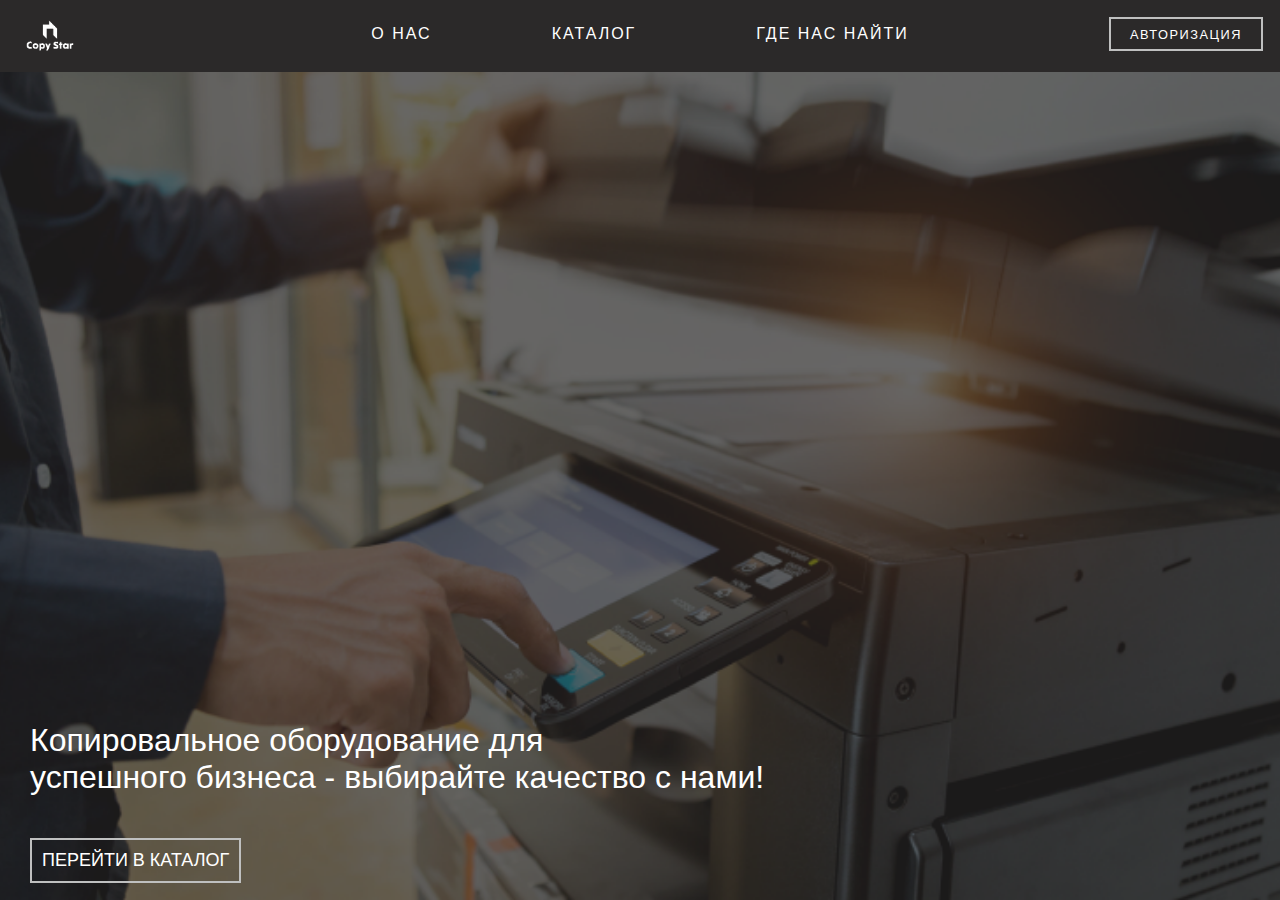
<file: index.html>
<!DOCTYPE html>
<html lang="en">
<head>
    <meta charset="UTF-8">
    <meta name="viewport" content="width=device-width, initial-scale=1.0">
    <title>Copy Star</title>
    <link rel="stylesheet" href="style.css">
</head>
<body>
    <div class="fon">
        <a href="main.html"><img src="img/logo-white.png" class="logo" alt="logo"></a>
            <div class="text">
                <a href="about-us.html"><div class="btn-12">О НАС</div></a>
                <a href="catalog.html"><div class="btn-12">КАТАЛОГ</div></a>
                <a href="where.html"><div class="btn-12">ГДЕ НАС НАЙТИ</div></a>
                <a href="autoreg.html"><div class="reg reg-2">Авторизация</div></a>
            </div>
    </div>
    <div class="catalog-text"><p>Копировальное оборудование для <br>успешного бизнеса - выбирайте качество с нами!</p></div>
    <div class="ct">
        <div class="catalog">
            <a href="catalog.html" style="text-decoration: none; color: rgb(255, 255, 255);">ПЕРЕЙТИ В КАТАЛОГ</a>
        </div>
    </div>
</body>
</html>
</file>
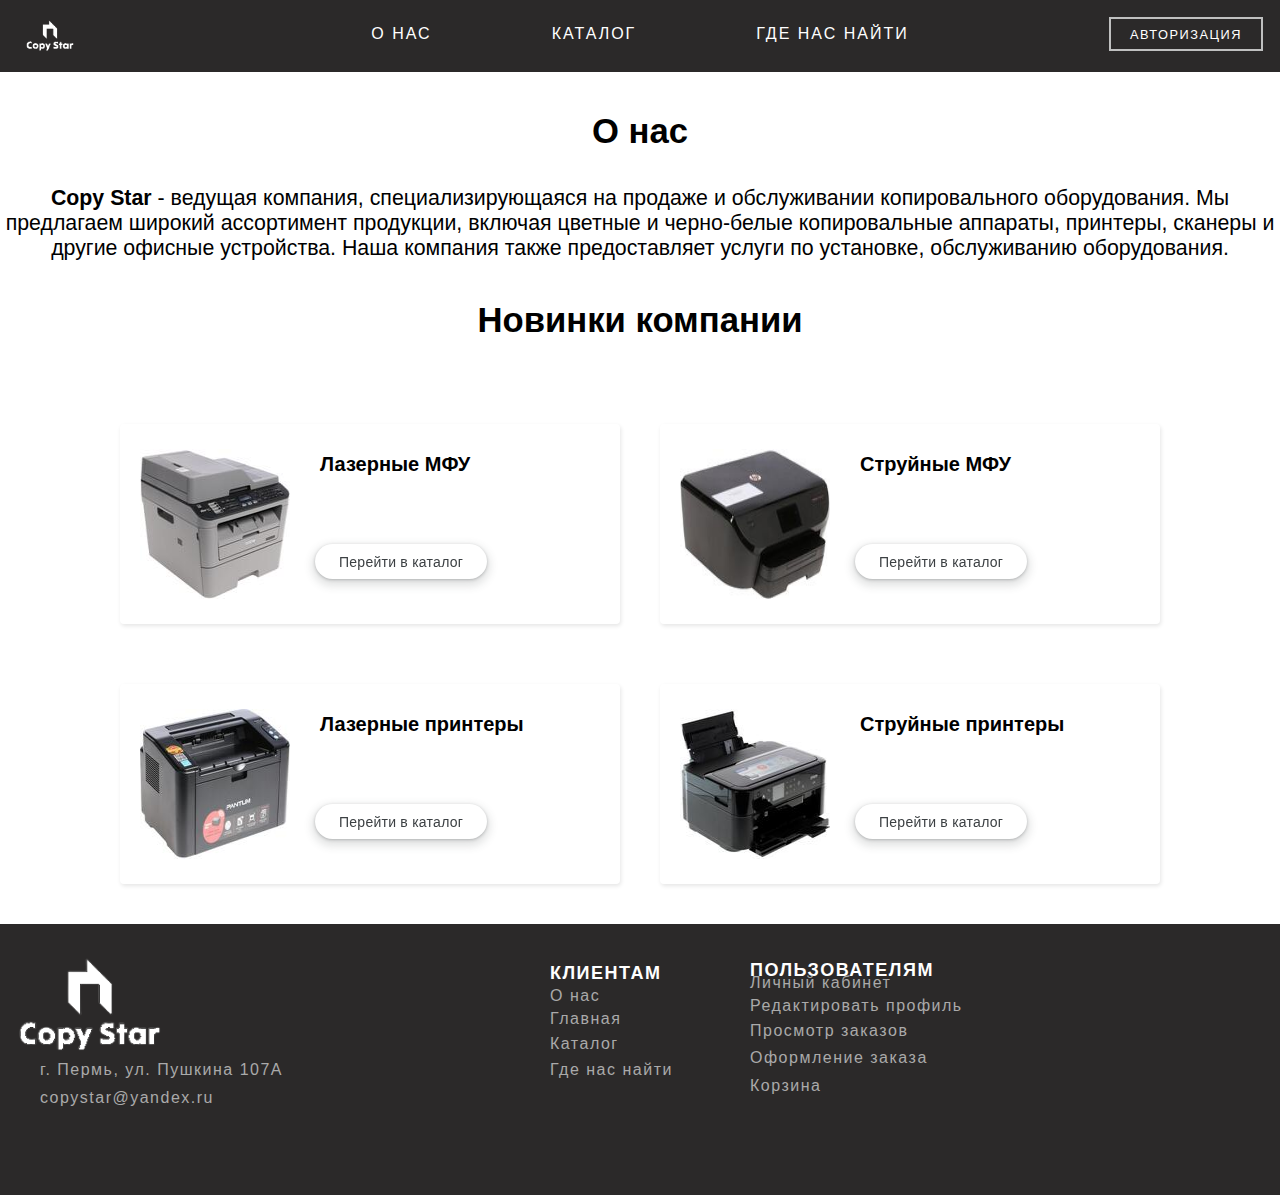
<file: about-us.html>
<!DOCTYPE html>
<html lang="en">
<head>
    <meta charset="UTF-8">
    <meta name="viewport" content="width=device-width, initial-scale=1.0">
    <title>О нас</title>
    <link rel="stylesheet" href="style2.css">
    <link rel="stylesheet" href="slyder.css">
</head>
<body class="main">
    <div class="fon">
        <a href="index.html"><img src="img/logo-white.png" class="logo" alt="logo"></a>
            <div class="text">
                <a href="about-us.html"><div class="btn-12">О НАС</div></a>
                <a href="catalog.html"><div class="btn-12">КАТАЛОГ</div></a>
                <a href="where.html"><div class="btn-12">ГДЕ НАС НАЙТИ</div></a>
                <a href="autoreg.html"><div class="reg reg-2">Авторизация</div></a>
            </div>
        </div>

    <P style="font-size: 26pt; font-family: 'Segoe UI', Tahoma, Geneva, Verdana, sans-serif; margin-top: 40px; text-align: center; color:rgb(0, 0, 0)"><b>О нас</b></P>
    <p style="font-size: 16pt; font-family: 'Segoe UI', Tahoma, Geneva, Verdana, sans-serif; text-align: center; color:rgb(0, 0, 0)"><b>Copy Star</b> - ведущая компания, специализирующаяся на продаже и обслуживании копировального оборудования. Мы предлагаем широкий ассортимент продукции, включая цветные и черно-белые копировальные аппараты, принтеры, сканеры и другие офисные устройства. Наша компания также предоставляет услуги по установке, обслуживанию оборудования.</p>
    <P style="font-size: 26pt; font-family: 'Segoe UI', Tahoma, Geneva, Verdana, sans-serif; margin-top: 40px; text-align: center; color:rgb(0, 0, 0)"><b>Новинки компании</b></P>
    <div>
        <img src="img/copy-star.png" class="copy-star">
        <div class="cards">
            <div class="card1">
                <p class="text-card"><b>Лазерные МФУ</b></p>
                <img src="img/mfu1.jpg" class="image1">
                <button class="button-17" role="button">Перейти в каталог</button>
            </div>
            <div class="card2">
                <p class="text-card"><b>Струйные МФУ</b></p>
                <img src="img/mfu2.jpg" class="image1">
                <button class="button-17" role="button">Перейти в каталог</button>
            </div>
        </div>
        <div class="cards2">
            <div class="card3">
                <p class="text-card"><b>Лазерные принтеры</b></p>
                <img src="img/mfu3.jpg" class="image1">
                <button class="button-17" role="button">Перейти в каталог</button>
            </div>
            <div class="card4">
                <p class="text-card"><b>Струйные принтеры</b></p>
                <img src="img/mfu4.jpg" class="image1">
                <button class="button-17" role="button">Перейти в каталог</button>
            </div>
        </div>
    </div>
    <div class="podval">
        <img src="img/logo-white.png" class="logopod">
        <a class="textpod client"><b>КЛИЕНТАМ</b></a>
        <a class="textpod user"></aa><b>ПОЛЬЗОВАТЕЛЯМ</b></a>
        <a class="textpod2 adress">г. Пермь, ул. Пушкина 107А</a>
        <a class="textpod2 mail">copystar@yandex.ru</a>
        <a class="textpod2 client1" href="about-us.html">О нас</a>
        <a class="textpod2 client2" href="index.html">Главная</a>
        <a class="textpod2 client3" href="katalog.htmnl">Каталог</a>
        <a class="textpod2 client4" href="where.html">Где нас найти</a>
        <a class="textpod2 user1" href="lk.html">Личный кабинет</a>
        <a class="textpod2 user2" href="">Редактировать профиль</a>
        <a class="textpod2 user3" href="">Просмотр заказов</a>
        <a class="textpod2 user4" href="zakaz.html">Оформление заказа</a>
        <a class="textpod2 user5" href="korzina.html">Корзина</a>
    </div>
</body>
</html>
</file>
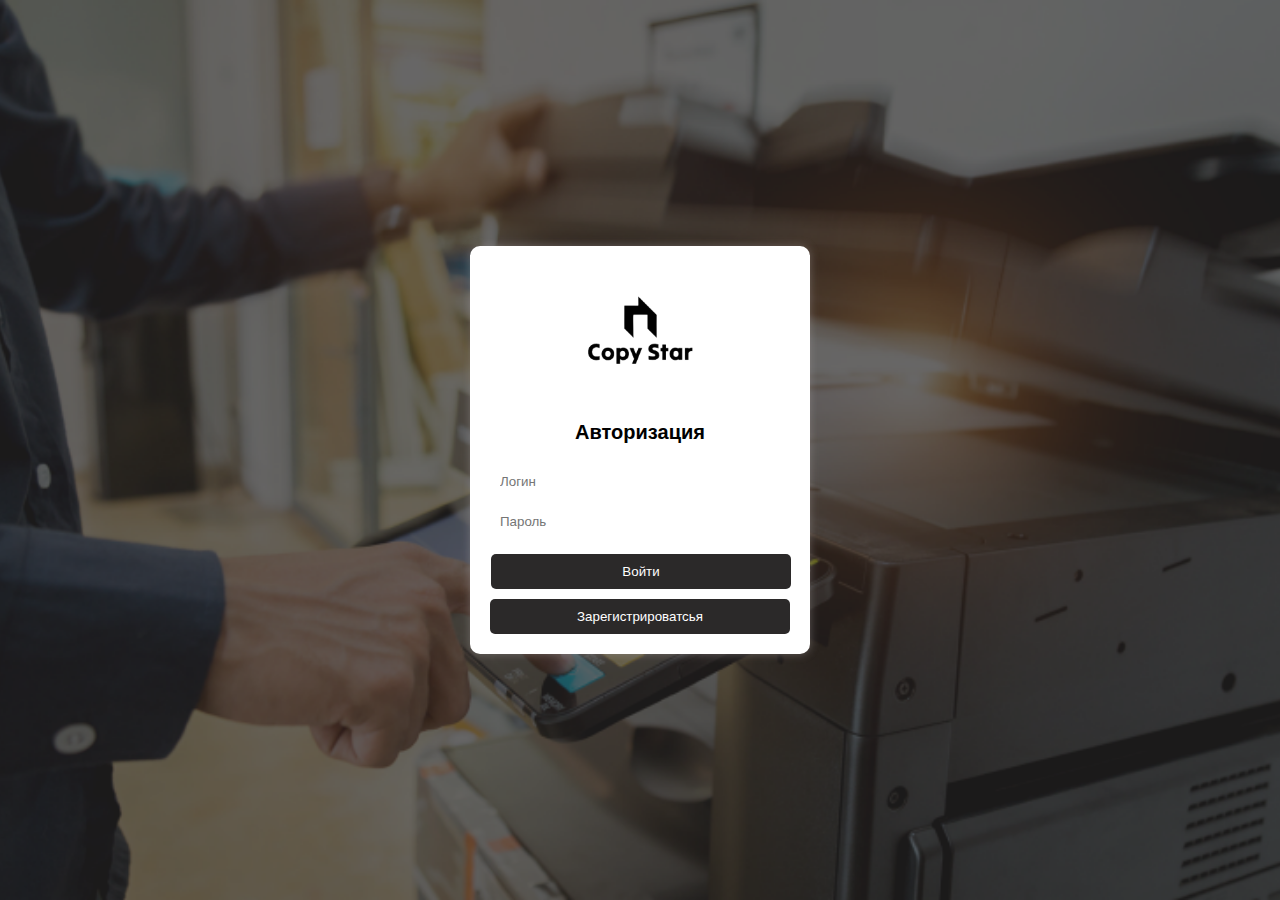
<file: autoreg.html>
<!DOCTYPE html>
<html lang="en">
<head>
    <meta charset="UTF-8">
    <meta http-equiv="X-UA-Compatible" content="IE=edge">
    <meta name="viewport" content="width=device-width, initial-scale=1.0">
    <title>Document</title>
    <link rel="stylesheet" href="style-reg.css">
</head>
<body>
    <form>
        <div class="logot"> <img src="img/logo-black.png" class="logo"></div>
        <p class="reg-text"><b>Авторизация</b></p>
        <input type="text" placeholder="Логин">
        <input type="text" placeholder="Пароль">
        <a href="lk.html"><input type="button" value="Войти" style="margin: 10px; margin-left: 1px;" onclick="openFile()"></a>
        <a href="registration.html"><input type="button" value="Зарегистрироватсья" onclick="openFile()"></a>
    </form>
</body>
</html>
</file>
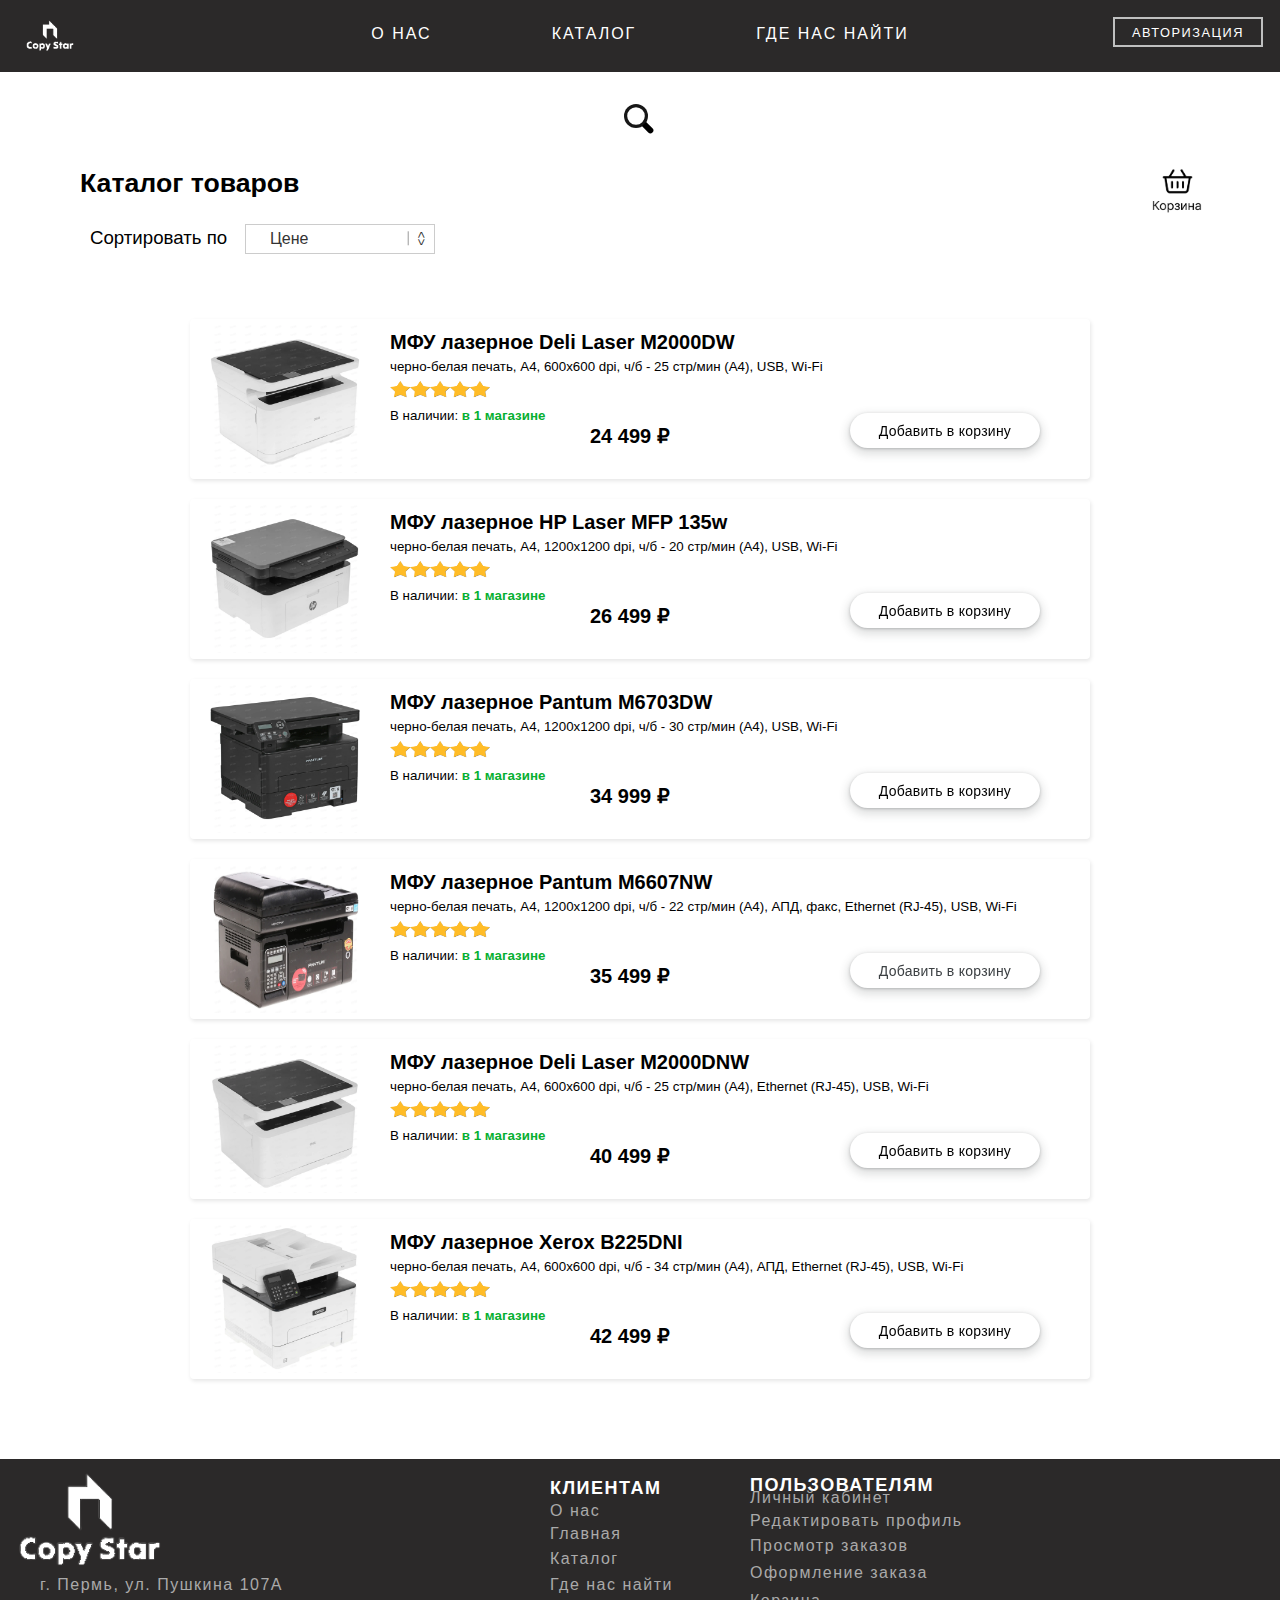
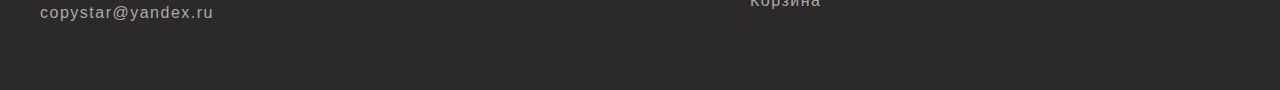
<file: catalog.html>
<!DOCTYPE html>
<html lang="en">
<head>
    <meta charset="UTF-8">
    <meta http-equiv="X-UA-Compatible" content="IE=edge">
    <meta name="viewport" content="width=device-width, initial-scale=1.0">
    <title>Каталог товаров</title>
    <link rel="stylesheet" href="style3.css">
    <link rel="stylesheet" href="catalog.css">
</head>
<body>

    <div class="fon">
        <a href="index.html"><img src="img/logo-white.png" class="logo" alt="logo"></a>
            <div class="text">
                <a href="about-us.html"><div class="btn-12">О НАС</div></a>
                <a href="catalog.html"><div class="btn-12">КАТАЛОГ</div></a>
                <a href="where.html"><div class="btn-12">ГДЕ НАС НАЙТИ</div></a>
                <a href="autoreg.html"><div class="reg reg-2">Авторизация</div></a>
            </div>
    </div>

    <form action="" class="search-bar">
        <input type="search" name="search" pattern=".*\S.*" required>
        <button class="search-btn" type="submit">
            <span>Search</span>
        </button>
    </form>

        <p class="ktg"><b>Каталог товаров</b></p>  
        <a href="korzina.html"><img src="img/korzina.png" class="korzina"></a>  

    <p class="sort">Сортировать по</p>
        
    <div class="selectdiv">
        <label>
            <select>
                <option selected> Цене </option>
                <option>Году производства</option>
                <option>Наименованию</option>
            </select>
        </label>
    </div>        

    <div class="cards">
        <div class="card1">
            <a class="text-card" href="tovar.html" style="text-decoration: none; color: black;"><b>МФУ лазерное Deli Laser M2000DW</b></a>
            <p class="txt">черно-белая печать, A4, 600x600 dpi, ч/б - 25 стр/мин (А4), USB, Wi-Fi</p>
            <img src="img/5.png" class="zvezd">
            <p class="price"><b>24 499 ₽</b></p>
            <P class="where">В наличии: <a href="where.html" style="text-decoration: none; color: rgb(6, 175, 49);"><b>в 1 магазине</b></a></P>
            <img src="img/catalog1.jpg" class="image1">
            <button class="button-17" role="button"><a href="korzina.html" style="text-decoration: none; color: black;">Добавить в корзину</button>
        </div>
        <div class="card2">
            <a class="text-card"><b>МФУ лазерное HP Laser MFP 135w</b></a>
            <p class="txt">черно-белая печать, A4, 1200x1200 dpi, ч/б - 20 стр/мин (А4), USB, Wi-Fi</p>
            <img src="img/5.png" class="zvezd">
            <p class="price"><b>26 499 ₽</b></p>
            <P class="where">В наличии: <a href="where.html" style="text-decoration: none; color: rgb(6, 175, 49);"><b>в 1 магазине</b></a></P>
            <img src="img/catalog2.jpg" class="image1">
            <button class="button-17" role="button"><a href="korzina.html" style="text-decoration: none; color: black;">Добавить в корзину</button>
        </div>
        <div class="card3">
            <a class="text-card" href="tovar2.html" style="text-decoration: none; color: black;"><b>МФУ лазерное Pantum M6703DW</b></a>
            <p class="txt">черно-белая печать, A4, 1200x1200 dpi, ч/б - 30 стр/мин (А4), USB, Wi-Fi</p>
            <img src="img/5.png" class="zvezd">
            <p class="price"><b>34 999 ₽</b></p>
            <P class="where">В наличии: <a href="where.html" style="text-decoration: none; color: rgb(6, 175, 49);"><b>в 1 магазине</b></a></P>
            <img src="img/catalog3.jpg" class="image1">
            <button class="button-17" role="button"><a href="korzina.html" style="text-decoration: none; color: black;">Добавить в корзину</button>
        </div>
        <div class="card4">
            <a class="text-card"><b>МФУ лазерное Pantum M6607NW</b></a>
            <p class="txt">черно-белая печать, A4, 1200x1200 dpi, ч/б - 22 стр/мин (А4), АПД, факс, Ethernet (RJ-45), USB, Wi-Fi </p>
            <img src="img/5.png" class="zvezd">
            <p class="price"><b>35 499 ₽</b></p>
            <P class="where">В наличии: <a href="where.html" style="text-decoration: none; color: rgb(6, 175, 49);"><b>в 1 магазине</b></a></P>
            <img src="img/catalog4.jpg" class="image1">
            <button class="button-17" role="button"><a href="korzina.html" style="text-decoration: none; color: black;"></a>Добавить в корзину</button>
        </div>
        <div class="card5">
            <a class="text-card" href="tovar3.html" style="text-decoration: none; color: black;"><b>МФУ лазерное Deli Laser M2000DNW</b></a>
            <p class="txt">черно-белая печать, A4, 600x600 dpi, ч/б - 25 стр/мин (А4), Ethernet (RJ-45), USB, Wi-Fi</p>
            <img src="img/5.png" class="zvezd">
            <p class="price"><b>40 499 ₽</b></p>
            <P class="where">В наличии: <a href="where.html" style="text-decoration: none; color: rgb(6, 175, 49);"><b>в 1 магазине</b></a></P>
            <img src="img/catalog5.jpg" class="image1">
            <button class="button-17" role="button"><a href="korzina.html" style="text-decoration: none; color: black;">Добавить в корзину</button>
        </div>
        <div class="card6">
            <a class="text-card"><b>МФУ лазерное Xerox B225DNI</b></a>
            <p class="txt">черно-белая печать, A4, 600x600 dpi, ч/б - 34 стр/мин (А4), АПД, Ethernet (RJ-45), USB, Wi-Fi</p>
            <img src="img/5.png" class="zvezd">
            <p class="price"><b>42 499 ₽</b></p>
            <P class="where">В наличии: <a href="where.html" style="text-decoration: none; color: rgb(6, 175, 49);"><b>в 1 магазине</b></a></P>
            <img src="img/catalog6.jpg" class="image1">
            <button class="button-17" role="button"><a href="korzina.html" style="text-decoration: none; color: black;">Добавить в корзину</button>
        </div>
    </div>

    <div class="podval" style="margin-top: 100px;">
        <img src="img/logo-white.png" class="logopod">
        <a class="textpod client"><b>КЛИЕНТАМ</b></a>
        <a class="textpod user"></aa><b>ПОЛЬЗОВАТЕЛЯМ</b></a>
        <a class="textpod2 adress">г. Пермь, ул. Пушкина 107А</a>
        <a class="textpod2 mail">copystar@yandex.ru</a>
        <a class="textpod2 client1" href="about-us.html">О нас</a>
        <a class="textpod2 client2" href="index.html">Главная</a>
        <a class="textpod2 client3" href="katalog.htmnl">Каталог</a>
        <a class="textpod2 client4" href="where.html">Где нас найти</a>
        <a class="textpod2 user1" href="lk.html">Личный кабинет</a>
        <a class="textpod2 user2" href="">Редактировать профиль</a>
        <a class="textpod2 user3" href="">Просмотр заказов</a>
        <a class="textpod2 user4" href="zakaz.html">Оформление заказа</a>
        <a class="textpod2 user5" href="korzina.html">Корзина</a>
    </div>

</body>
</html>
</file>
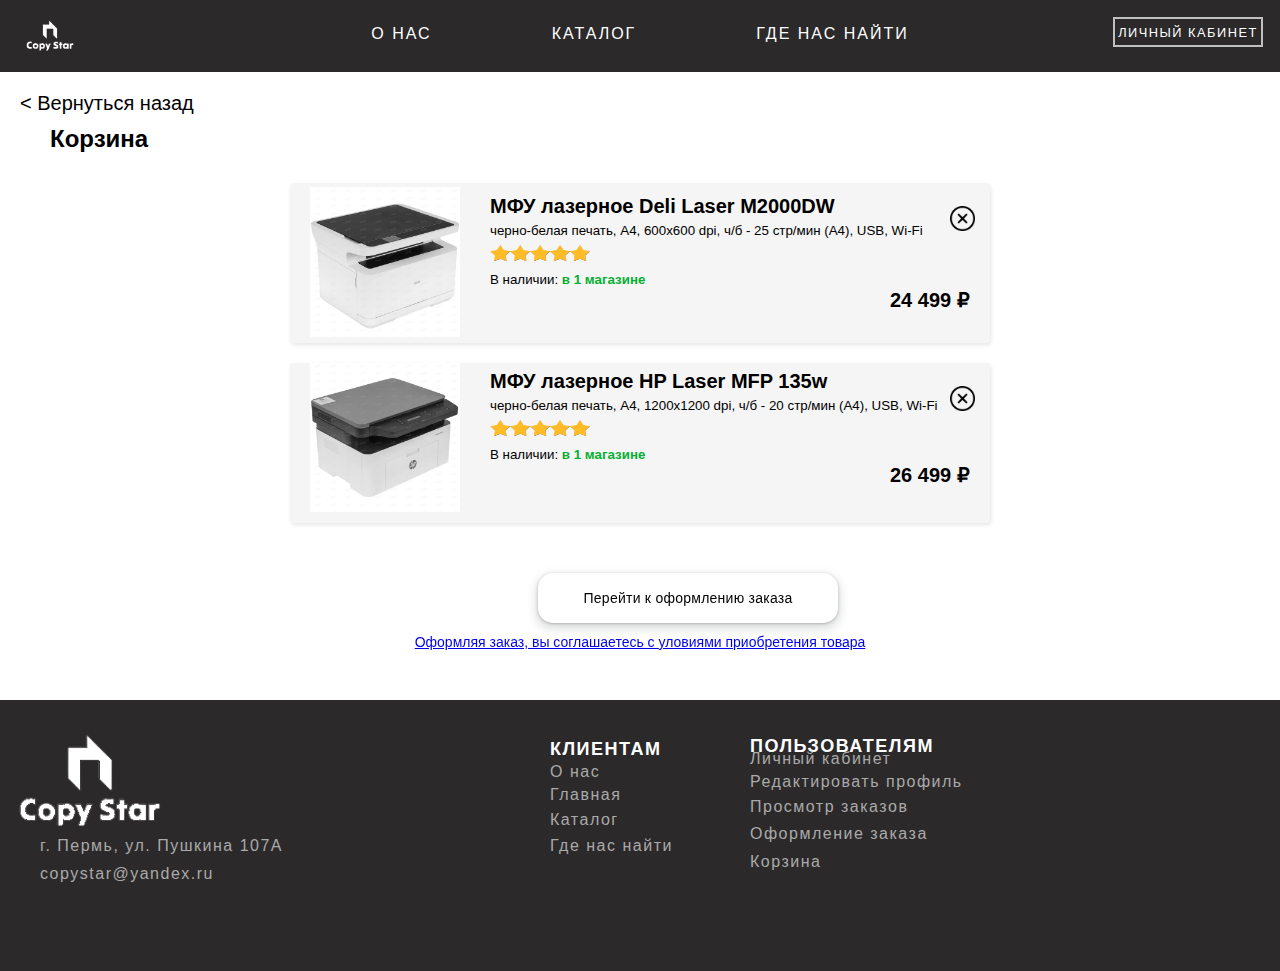
<file: korzina.html>
<!DOCTYPE html>
<html lang="en">
<head>
    <meta charset="UTF-8">
    <meta name="viewport" content="width=device-width, initial-scale=1.0">
    <title>Корзина</title>
    <link rel="stylesheet" href="style2.css">
    <link rel="stylesheet" href="catalog.css">
    <link rel="stylesheet" href="korzina.css">
</head>
<body>
    <div class="fon">
        <a href="index.html"><img src="img/logo-white.png" class="logo" alt="logo"></a>
            <div class="text">
                <a href="about-us.html"><div class="btn-12">О НАС</div></a>
                <a href="catalog.html"><div class="btn-12">КАТАЛОГ</div></a>
                <a href="where.html"><div class="btn-12">ГДЕ НАС НАЙТИ</div></a>
                <a href="lk.html"><div class="reg reg-2">Личный кабинет</div></a>
            </div>
    </div>
    
    <a class ="back" href="catalog.html">< Вернуться назад</a>
    <p style="font-size: 24px; margin-left: 50px; margin-top: 30px;"><b>Корзина</b></p>

    <div style="display: flex; flex-direction: column; align-items: center; justify-content: center; gap: 20px;">
        <div class="box">
            <a class="text-card" href="tovar.html" style="text-decoration: none; color: black; margin-top: 5px;"><b>МФУ лазерное Deli Laser M2000DW</b></a>
            <p class="txt">черно-белая печать, A4, 600x600 dpi, ч/б - 25 стр/мин (А4), USB, Wi-Fi</p>
            <img src="img/5.png" class="zvezd">
            <p class="price" style="margin-left: 600px;"><b>24 499 ₽</b></p>
            <P class="where">В наличии: <a href="where.html" style="text-decoration: none; color: rgb(6, 175, 49);"><b>в 1 магазине</b></a></P>
            <img src="img/catalog1.jpg" class="image1">
            <img src="img/x.png" style="width: 25px; height: 25px; margin-left: 660px; margin-top: -90px; position: absolute;">
        </div>
        <div class="box2">
            <a class="text-card" style="margin-top: -5px;"><b>МФУ лазерное HP Laser MFP 135w</b></a>
            <p class="txt">черно-белая печать, A4, 1200x1200 dpi, ч/б - 20 стр/мин (А4), USB, Wi-Fi</p>
            <img src="img/5.png" class="zvezd">
            <p class="price" style="margin-left: 600px;"><b>26 499 ₽</b></p>
            <P class="where">В наличии: <a href="where.html" style="text-decoration: none; color: rgb(6, 175, 49);"><b>в 1 магазине</b></a></P>
            <img src="img/catalog2.jpg" class="image1">
            <img src="img/x.png" style="width: 25px; height: 25px; margin-left: 660px; margin-top: -90px; position: absolute;">
        </div>
    </div>

    <div >
        <button class="button-17" role="button"><a href="zakaz.html" style="text-decoration: none; color: black; padding: 10px;">Перейти к оформлению заказа</button>
    </div>

    <a href="#" style="margin-top: -25px; font-size: 14px; text-align: center; position: relative; justify-content: center; display: flex;">Оформляя заказ, вы соглашаетесь с уловиями приобретения товара</a>

    <div class="podval">
        <img src="img/logo-white.png" class="logopod">
        <a class="textpod client"><b>КЛИЕНТАМ</b></a>
        <a class="textpod user"></aa><b>ПОЛЬЗОВАТЕЛЯМ</b></a>
        <a class="textpod2 adress">г. Пермь, ул. Пушкина 107А</a>
        <a class="textpod2 mail">copystar@yandex.ru</a>
        <a class="textpod2 client1" href="about-us.html">О нас</a>
        <a class="textpod2 client2" href="index.html">Главная</a>
        <a class="textpod2 client3" href="katalog.htmnl">Каталог</a>
        <a class="textpod2 client4" href="where.html">Где нас найти</a>
        <a class="textpod2 user1" href="lk.html">Личный кабинет</a>
        <a class="textpod2 user2" href="">Редактировать профиль</a>
        <a class="textpod2 user3" href="">Просмотр заказов</a>
        <a class="textpod2 user4" href="zakaz.html">Оформление заказа</a>
        <a class="textpod2 user5" href="korzina.html">Корзина</a>
    </div>

    </body>
</html>
</file>
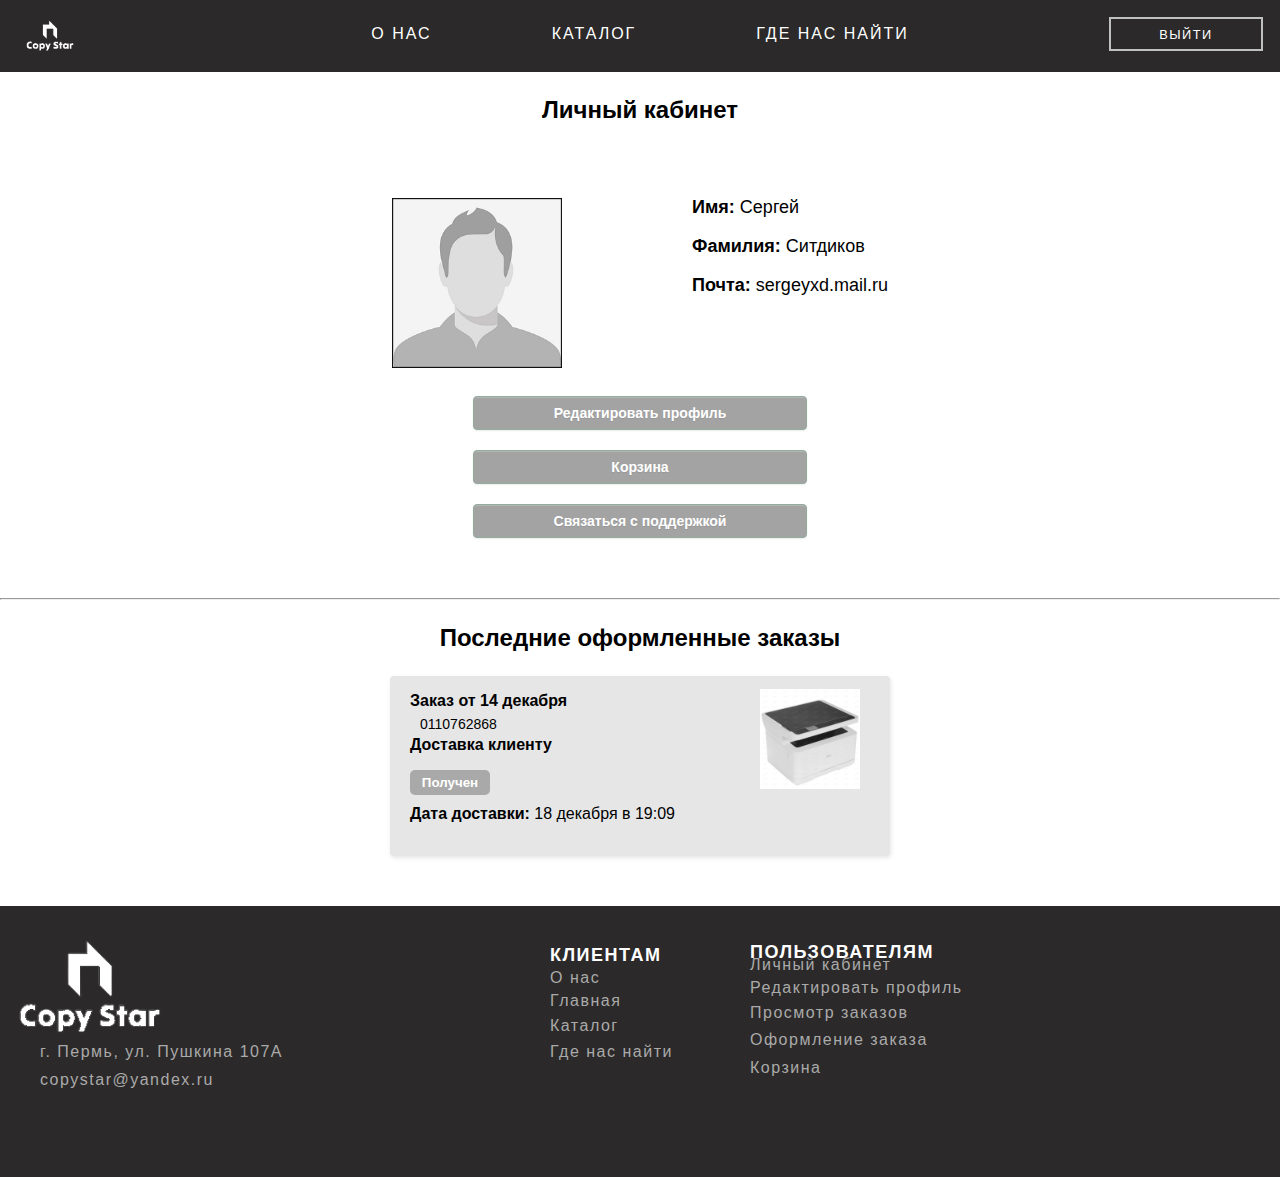
<file: lk.html>
<!DOCTYPE html>
<html lang="en">
<head>
    <meta charset="UTF-8">
    <meta http-equiv="X-UA-Compatible" content="IE=edge">
    <meta name="viewport" content="width=device-width, initial-scale=1.0">
    <title>Личный кабинет</title>
    <link rel="stylesheet" href="lk.css">
    <link rel="stylesheet" href="style2.css">

</head>
<body>
    <div class="fon">
        <a href="main.html"><img src="img/logo-white.png" class="logo" alt="logo"></a>
            <div class="text">
                <a href="about-us.html"><div class="btn-12">О НАС</div></a>
                <a href="catalog.html"><div class="btn-12">КАТАЛОГ</div></a>
                <a href="where.html"><div class="btn-12">ГДЕ НАС НАЙТИ</div></a>
                <a href="about-us.html"><div class="reg reg-2">Выйти</div></a>
            </div>
    </div>

    <p class="zagolovok"><b>Личный кабинет</b></p>

    <div style="display: flex; justify-content: center; position: relative; align-items: center;">
        <div>
            <div>
                <img src="img/avatar.png" style=" position: relative; margin-top: 50px; width: 170px; height:170px">
                <p class="textname" style="margin-left: 300px; margin-top: -175px;"><b>Имя: </b>Сергей</p>
                <p class="textname" style="margin-left: 300px;"><b>Фамилия: </b>Ситдиков</p>
                <p class="textname" style="margin-left: 300px;"><b>Почта: </b>sergeyxd.mail.ru</p> 
            </div>

            <div style="margin-top: 100px;">
                <a href="#" class="green"><b>Редактировать профиль</b></a>
                <a href="korzina.html" class="green"><b>Корзина</b></a>
                <a href="#" class="green"><b>Связаться с поддержкой</b></a>
            </div>

        </div>

    </div>

    <hr style="margin-top: 40px; position: relative;">

    <p class="zagolovok"><b>Последние оформленные заказы</b></p>

    <div style="display: flex; justify-content: center; align-items: center;">
        <div class="zakaz">
            <p style="margin-left: 20px; font-size: 16px; font-family: 'Segoe UI', Tahoma, Geneva, Verdana, sans-serif;"><b>Заказ от 14 декабря</b></p>
            <p style="margin-left: 30px; margin-top: -10px; font-size: 14px; font-family: 'Segoe UI', Tahoma, Geneva, Verdana, sans-serif;">0110762868</p>
            <p style="margin-left: 20px; margin-top: -10px; font-size: 16px; font-family: 'Segoe UI', Tahoma, Geneva, Verdana, sans-serif;"><b>Доставка клиенту</b></p>
            <button style="margin-left: 20px; border: none; border-radius: 5px; background-color: darkgrey; font-family: 'Segoe UI', Tahoma, Geneva, Verdana, sans-serif; width: 80px; height: 25px; color: white;"><b>Получен</b></button>
            <p style="margin-left: 20px;margin-top: 10px; font-size: 16px; font-family: 'Segoe UI', Tahoma, Geneva, Verdana, sans-serif;"><b>Дата доставки: </b>18 декабря в 19:09</p>
            <img src="img/catalog5.jpg" class="img">
        </div>
    </div>

    <div class="podval">
        <img src="img/logo-white.png" class="logopod">
        <a class="textpod client"><b>КЛИЕНТАМ</b></a>
        <a class="textpod user"></aa><b>ПОЛЬЗОВАТЕЛЯМ</b></a>
        <a class="textpod2 adress">г. Пермь, ул. Пушкина 107А</a>
        <a class="textpod2 mail">copystar@yandex.ru</a>
        <a class="textpod2 client1" href="about-us.html">О нас</a>
        <a class="textpod2 client2" href="main.html">Главная</a>
        <a class="textpod2 client3" href="katalog.htmnl">Каталог</a>
        <a class="textpod2 client4" href="where.html">Где нас найти</a>
        <a class="textpod2 user1" href="lk.html">Личный кабинет</a>
        <a class="textpod2 user2" href="">Редактировать профиль</a>
        <a class="textpod2 user3" href="">Просмотр заказов</a>
        <a class="textpod2 user4" href="zakaz.html">Оформление заказа</a>
        <a class="textpod2 user5" href="korzina.html">Корзина</a>
    </div>

</body>
</html>
</file>
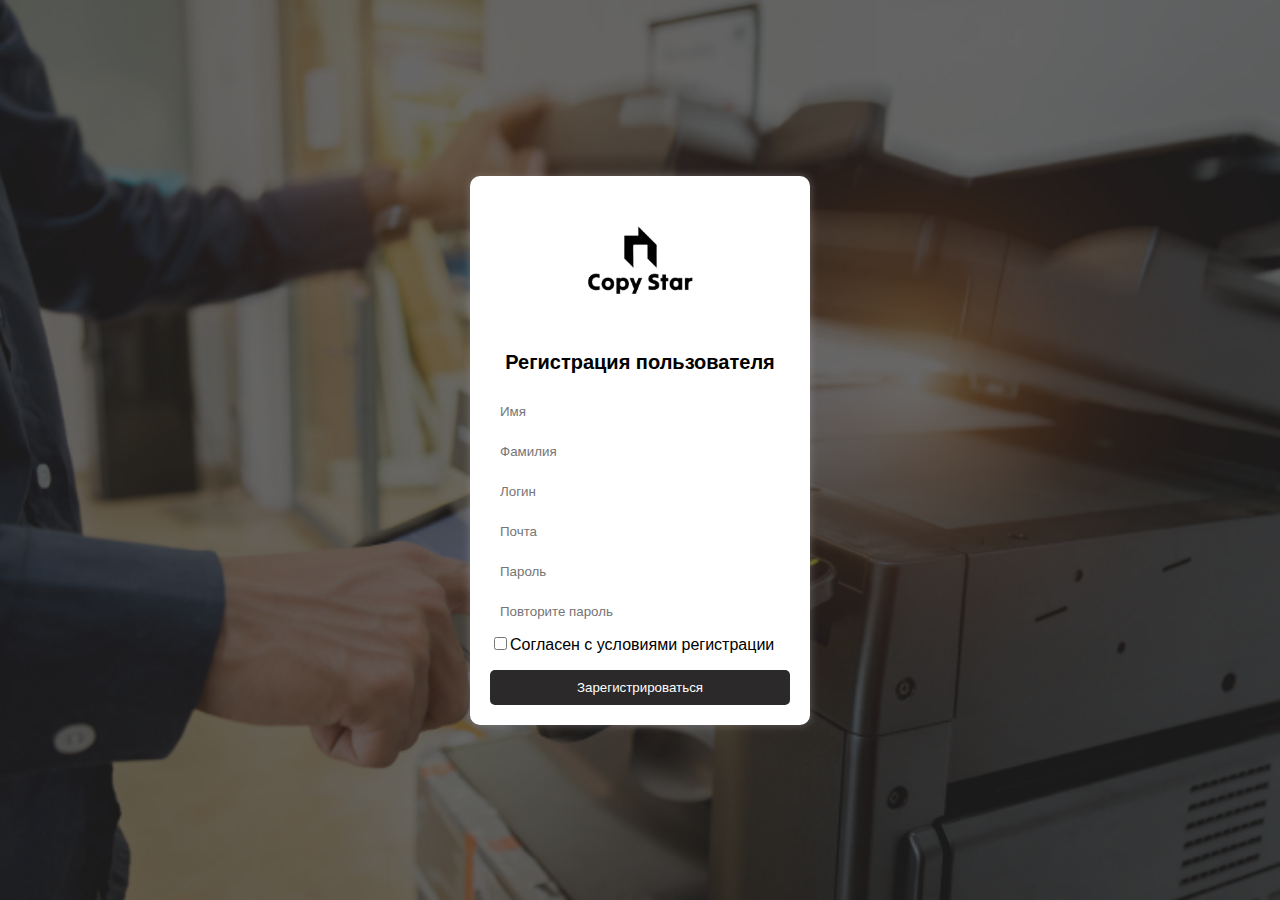
<file: registration.html>
<!DOCTYPE html>
<html lang="en">
<head>
    <meta charset="UTF-8">
    <meta name="viewport" content="width=device-width, initial-scale=1.0">
    <title>Регистрация</title>
    <link rel="stylesheet" href="style-reg.css">
</head>
<body>
    <form>
        <div class="logot"> <img src="img/logo-black.png" class="logo"></div>
        <p class="reg-text"><b>Регистрация пользователя</b></p>
        <input type="text" placeholder="Имя">
        <input type="text" placeholder="Фамилия">
        <input type="text" placeholder="Логин">
        <input type="text" placeholder="Почта">
        <input type="text" placeholder="Пароль">
        <input type="text" placeholder="Повторите пароль">
        <input type="checkbox" style="margin-bottom: 20px;">Согласен с условиями регистрации
        <a href="lk.html"><input type="button" value="Зарегистрироваться" onclick="openFile()"></a>
    </form>
</body>
</html>
</file>
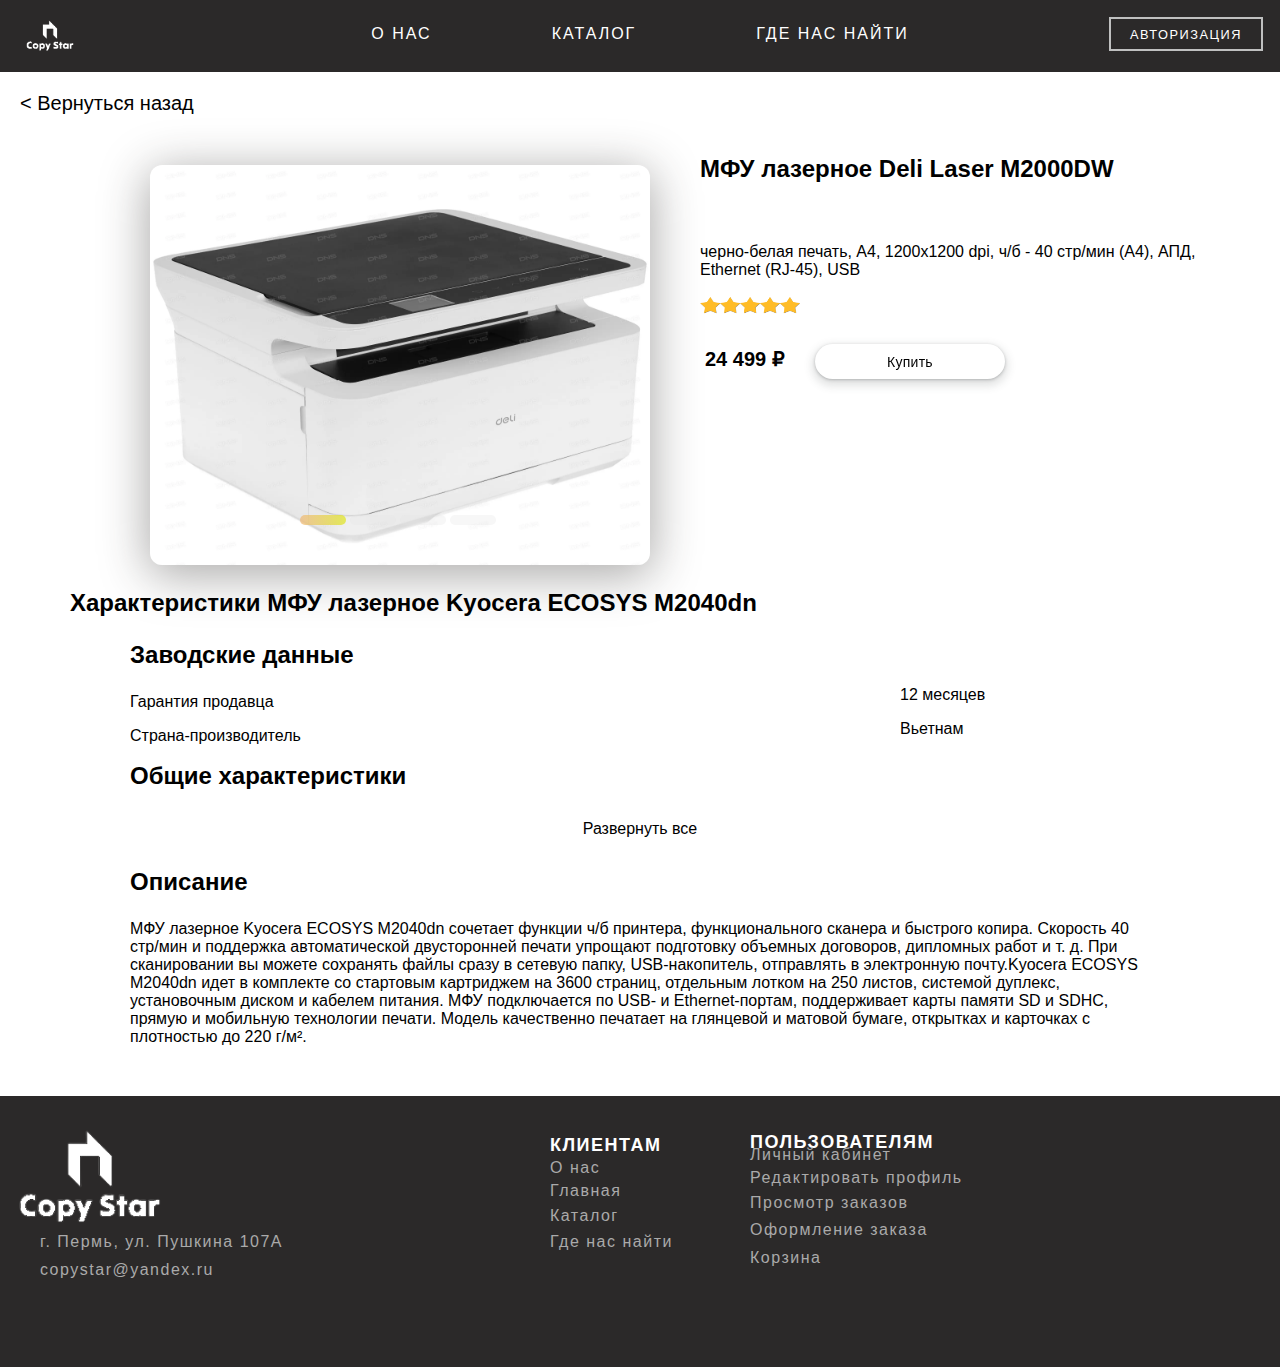
<file: tovar.html>
<!DOCTYPE html>
<html lang="en">

<head>
    <meta charset="UTF-8">
    <meta http-equiv="X-UA-Compatible" content="IE=edge">
    <meta name="viewport" content="width=device-width, initial-scale=1.0">
    <title>МФУ лазерное Deli Laser M2000DW</title>
    <link rel="stylesheet" href="style2.css">
    <link rel="stylesheet" href="tovar.css">
</head>

<body>
    <div class="fon">
        <a href="index.html"><img src="img/logo-white.png" class="logo" alt="logo"></a>
        <div class="text">
            <a href="about-us.html">
                <div class="btn-12">О НАС</div>
            </a>
            <a href="catalog.html">
                <div class="btn-12">КАТАЛОГ</div>
            </a>
            <a href="where.html">
                <div class="btn-12">ГДЕ НАС НАЙТИ</div>
            </a>
            <a href="autoreg.html">
                <div class="reg reg-2">Авторизация</div>
            </a>
        </div>
    </div>

    <a class="back" href="catalog.html">
        < Вернуться назад</a>

            <div class="typc">
                <div class="c">
                    <input type="radio" name="a" id="cr-1" checked>
                    <label for="cr-1" style="--hue: 32"></label>
                    <div class="ci" style="--z: 4">
                        <img src="img/tovar1.jpg" style="width: 500px; height: 400px" alt="Snow on leafs">
                    </div>

                    <input type="radio" name="a" id="cr-2">
                    <label for="cr-2" style="--hue: 82"></label>
                    <div class="ci" style="--z: 3">
                        <img src="img/tovar2.jpg" style="width: 500px; height: 400px" alt="Trees">
                    </div>

                    <input type="radio" name="a" id="cr-3">
                    <label for="cr-3" style="--hue: 40"></label>
                    <div class="ci" style="--z: 2">
                        <img src="img/tovar3.jpg" style="width: 500px; height: 400px" alt="Mountains and houses">
                    </div>

                    <input type="radio" name="a" id="cr-4">
                    <label for="cr-4" style="--hue: 210"></label>
                    <div class="ci" style="--z: 1">
                        <img src="img/tovar4.jpg" style="width: 500px; height: 400px" alt="Sky and mountains">
                    </div>
                </div>
                <div>
                    <p class="namet position3"><b>МФУ лазерное Deli Laser M2000DW</b></p>
                    <p class="opis1 position3">черно-белая печать, A4, 1200x1200 dpi, ч/б - 40 стр/мин (А4), АПД,
                        Ethernet (RJ-45), USB</p>
                    <img src="img/5.png" class="zvezd position5">

                    <div style="display: flex;">
                        <p class="position7"><b>24 499 ₽</b></p>
                        <button class="button-17" role="button"><a href="zakaz.html"
                                style="text-decoration: none; color: black;">Купить</a></button>
                    </div>
                </div>
            </div>

            <P class="namet position8"><b>Характеристики МФУ лазерное Kyocera ECOSYS M2040dn</b></P>
            <p class="namet" style="margin-left: 130px;"><b>Заводские данные</b></p>
            <p class="opis1" style="margin-left: 130px;">Гарантия продавца</p>
            <p class="opis1" style="margin-left: 130px;">Страна-производитель</p>
            <p class="opis1 position1">12 месяцев</p>
            <p class="opis1 position2">Вьетнам</p>
            <p class="namet" style="margin-left: 130px;"><b>Общие характеристики</b></p>
            <a class="opis1"
                style="margin-top: 30px; text-decoration: none; text-align: center; justify-content: center; display: flex;"
                href="">Развернуть все</a>
            <p class="namet" style="margin-left: 130px; margin-top: 30px;"><b>Описание</b></p>
            <p class="opis1" style="margin-left: 130px; padding-right: 130px;">МФУ лазерное Kyocera ECOSYS M2040dn
                сочетает функции ч/б принтера, функционального сканера и быстрого копира. Скорость 40 стр/мин и
                поддержка автоматической двусторонней печати упрощают подготовку объемных договоров, дипломных работ и
                т. д. При сканировании вы можете сохранять файлы сразу в сетевую папку, USB-накопитель, отправлять в
                электронную почту.Kyocera ECOSYS M2040dn идет в комплекте со стартовым картриджем на 3600 страниц,
                отдельным лотком на 250 листов, системой дуплекс, установочным диском и кабелем питания. МФУ
                подключается по USB- и Ethernet-портам, поддерживает карты памяти SD и SDHC, прямую и мобильную
                технологии печати. Модель качественно печатает на глянцевой и матовой бумаге, открытках и карточках с
                плотностью до 220 г/м².</p>

            <div class="podval">
                <img src="img/logo-white.png" class="logopod">
                <a class="textpod client"><b>КЛИЕНТАМ</b></a>
                <a class="textpod user"></aa><b>ПОЛЬЗОВАТЕЛЯМ</b></a>
                <a class="textpod2 adress">г. Пермь, ул. Пушкина 107А</a>
                <a class="textpod2 mail">copystar@yandex.ru</a>
                <a class="textpod2 client1" href="about-us.html">О нас</a>
                <a class="textpod2 client2" href="main.html">Главная</a>
                <a class="textpod2 client3" href="katalog.htmnl">Каталог</a>
                <a class="textpod2 client4" href="where.html">Где нас найти</a>
                <a class="textpod2 user1" href="lk.htmnl">Личный кабинет</a>
                <a class="textpod2 user2" href="">Редактировать профиль</a>
                <a class="textpod2 user3" href="">Просмотр заказов</a>
                <a class="textpod2 user4" href="zakaz.html">Оформление заказа</a>
                <a class="textpod2 user5" href="korzina.html">Корзина</a>
            </div>
</body>

</html>
</file>
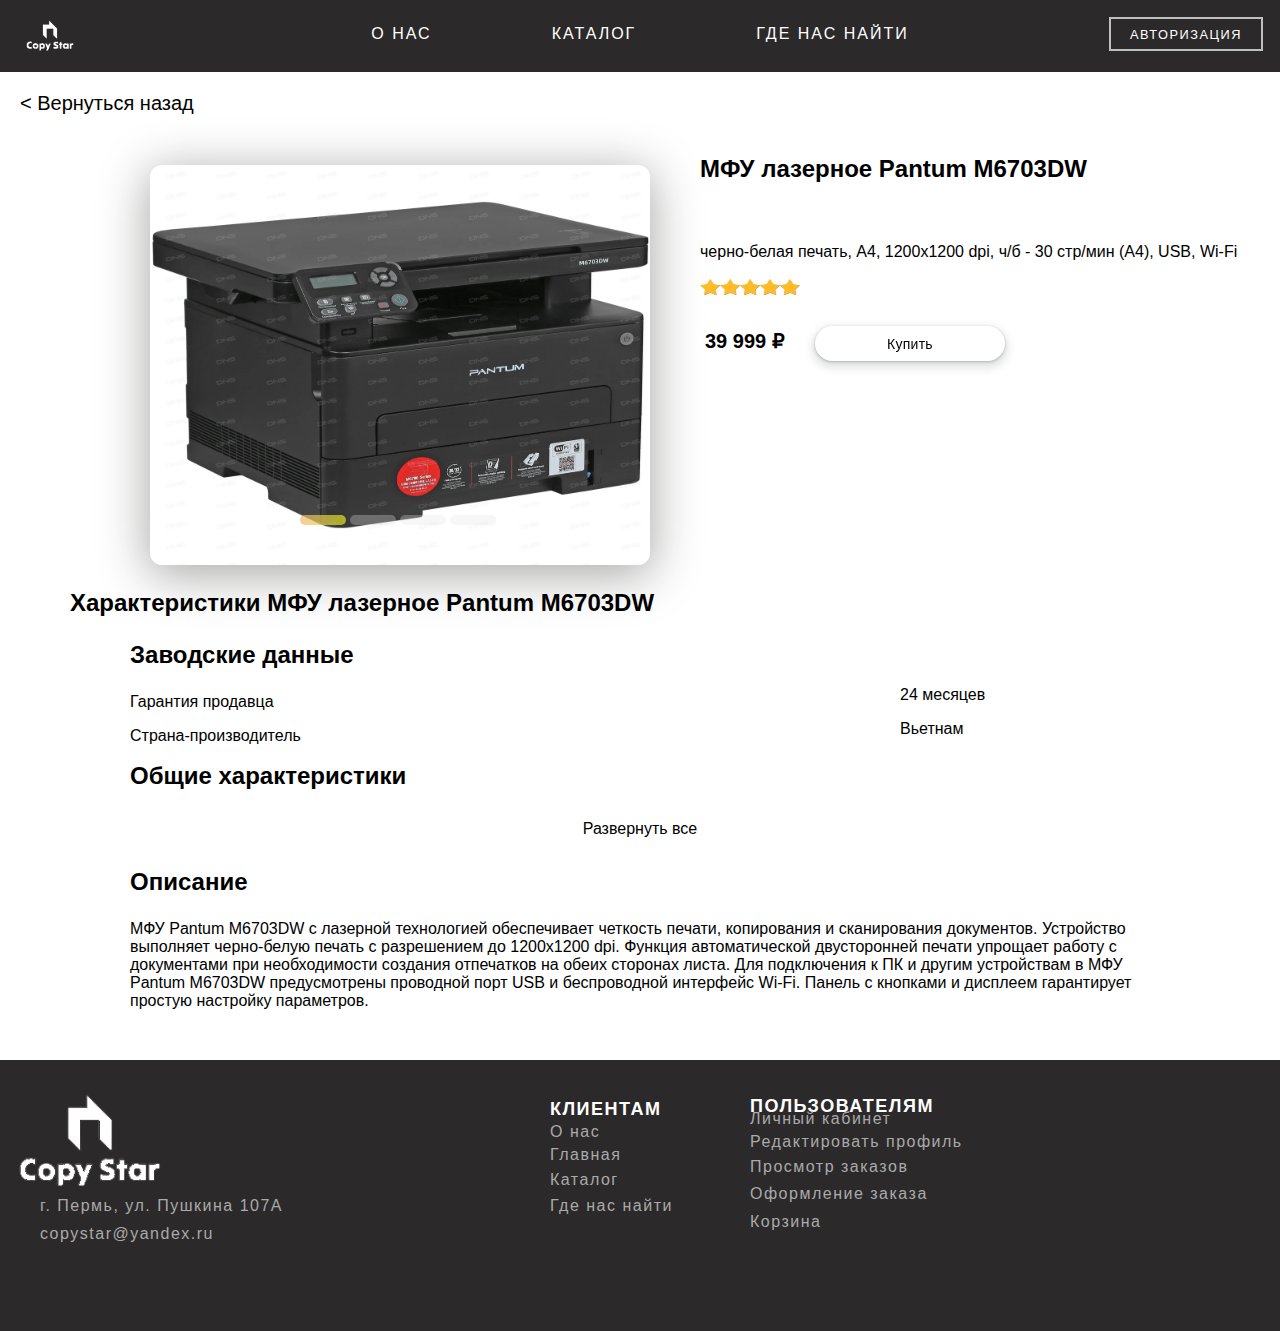
<file: tovar2.html>
<!DOCTYPE html>
<html lang="en">

<head>
    <meta charset="UTF-8">
    <meta http-equiv="X-UA-Compatible" content="IE=edge">
    <meta name="viewport" content="width=device-width, initial-scale=1.0">
    <title>МФУ лазерное Deli Laser M2000DW</title>
    <link rel="stylesheet" href="style2.css">
    <link rel="stylesheet" href="tovar.css">
</head>

<body>
    <div class="fon">
        <a href="index.html"><img src="img/logo-white.png" class="logo" alt="logo"></a>
        <div class="text">
            <a href="about-us.html">
                <div class="btn-12">О НАС</div>
            </a>
            <a href="catalog.html">
                <div class="btn-12">КАТАЛОГ</div>
            </a>
            <a href="where.html">
                <div class="btn-12">ГДЕ НАС НАЙТИ</div>
            </a>
            <a href="autoreg.html">
                <div class="reg reg-2">Авторизация</div>
            </a>
        </div>
    </div>

    <a class="back" href="catalog.html">
        < Вернуться назад</a>

            <div class="typc">
                <div class="c">
                    <input type="radio" name="a" id="cr-1" checked>
                    <label for="cr-1" style="--hue: 32"></label>
                    <div class="ci" style="--z: 4">
                        <img src="img/tovar5.jpg" style="width: 500px; height: 400px" alt="Snow on leafs">
                    </div>

                    <input type="radio" name="a" id="cr-2">
                    <label for="cr-2" style="--hue: 82"></label>
                    <div class="ci" style="--z: 3">
                        <img src="img/tovar6.jpg" style="width: 500px; height: 400px" alt="Trees">
                    </div>

                    <input type="radio" name="a" id="cr-3">
                    <label for="cr-3" style="--hue: 40"></label>
                    <div class="ci" style="--z: 2">
                        <img src="img/tovar7.jpg" style="width: 500px; height: 400px" alt="Mountains and houses">
                    </div>

                    <input type="radio" name="a" id="cr-4">
                    <label for="cr-4" style="--hue: 210"></label>
                    <div class="ci" style="--z: 1">
                        <img src="img/tovar8.jpg" style="width: 500px; height: 400px" alt="Sky and mountains">
                    </div>
                </div>
                <div>
                    <p class="namet position3"><b>МФУ лазерное Pantum M6703DW</b></p>
                    <p class="opis1 position3">черно-белая печать, A4, 1200x1200 dpi, ч/б - 30 стр/мин (А4), USB, Wi-Fi</p>
                    <img src="img/5.png" class="zvezd position5">

                    <div style="display: flex;">
                        <p class="position7"><b>39 999 ₽</b></p>
                        <button class="button-17" role="button"><a href="zakaz.html"
                                style="text-decoration: none; color: black;">Купить</a></button>
                    </div>
                </div>
            </div>

            <P class="namet position8"><b>Характеристики МФУ лазерное Pantum M6703DW</b></P>
            <p class="namet" style="margin-left: 130px;"><b>Заводские данные</b></p>
            <p class="opis1" style="margin-left: 130px;">Гарантия продавца</p>
            <p class="opis1" style="margin-left: 130px;">Страна-производитель</p>
            <p class="opis1 position1">24 месяцев</p>
            <p class="opis1 position2">Вьетнам</p>
            <p class="namet" style="margin-left: 130px;"><b>Общие характеристики</b></p>
            <a class="opis1"
                style="margin-top: 30px; text-decoration: none; text-align: center; justify-content: center; display: flex;"
                href="">Развернуть все</a>
            <p class="namet" style="margin-left: 130px; margin-top: 30px;"><b>Описание</b></p>
            <p class="opis1" style="margin-left: 130px; padding-right: 130px;">МФУ Pantum M6703DW с лазерной технологией обеспечивает четкость печати, копирования и сканирования документов. Устройство выполняет черно-белую печать с разрешением до 1200x1200 dpi. Функция автоматической двусторонней печати упрощает работу с документами при необходимости создания отпечатков на обеих сторонах листа. Для подключения к ПК и другим устройствам в МФУ Pantum M6703DW предусмотрены проводной порт USB и беспроводной интерфейс Wi-Fi. Панель с кнопками и дисплеем гарантирует простую настройку параметров.</p>

            <div class="podval">
                <img src="img/logo-white.png" class="logopod">
                <a class="textpod client"><b>КЛИЕНТАМ</b></a>
                <a class="textpod user"></aa><b>ПОЛЬЗОВАТЕЛЯМ</b></a>
                <a class="textpod2 adress">г. Пермь, ул. Пушкина 107А</a>
                <a class="textpod2 mail">copystar@yandex.ru</a>
                <a class="textpod2 client1" href="about-us.html">О нас</a>
                <a class="textpod2 client2" href="index.html">Главная</a>
                <a class="textpod2 client3" href="katalog.htmnl">Каталог</a>
                <a class="textpod2 client4" href="where.html">Где нас найти</a>
                <a class="textpod2 user1" href="lk.htmnl">Личный кабинет</a>
                <a class="textpod2 user2" href="">Редактировать профиль</a>
                <a class="textpod2 user3" href="">Просмотр заказов</a>
                <a class="textpod2 user4" href="zakaz.html">Оформление заказа</a>
                <a class="textpod2 user5" href="korzina.html">Корзина</a>
            </div>
</body>

</html>
</file>
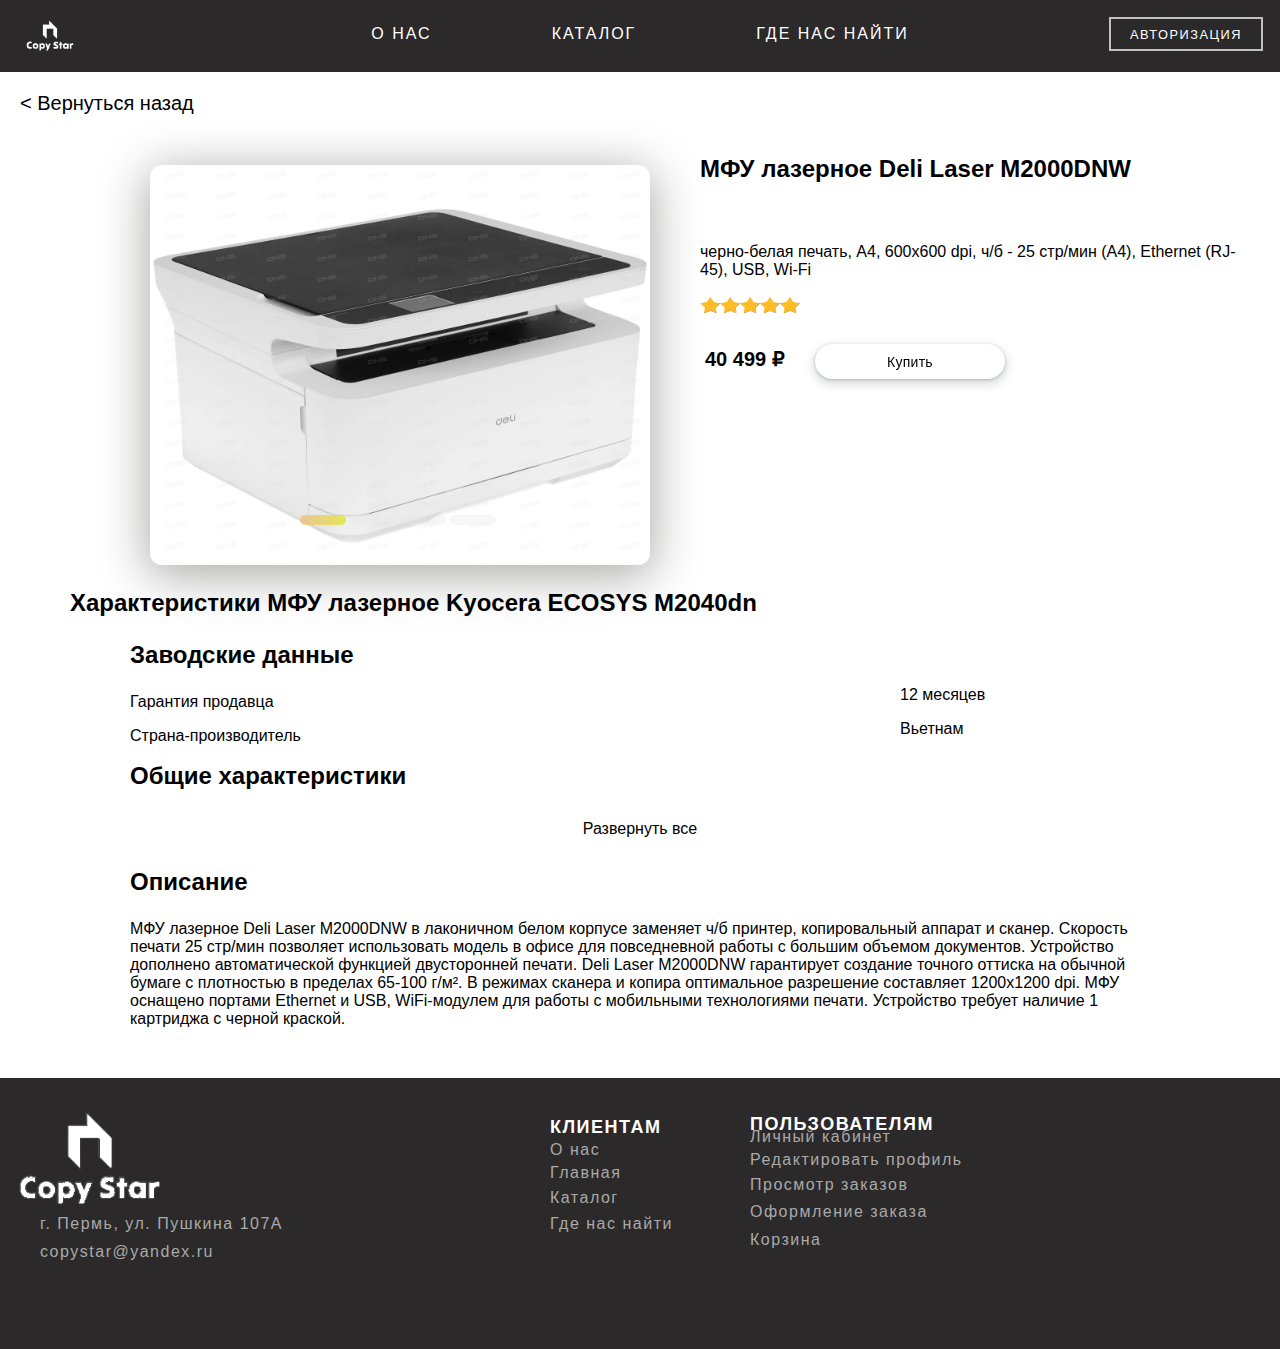
<file: tovar3.html>
<!DOCTYPE html>
<html lang="en">

<head>
    <meta charset="UTF-8">
    <meta http-equiv="X-UA-Compatible" content="IE=edge">
    <meta name="viewport" content="width=device-width, initial-scale=1.0">
    <title>МФУ лазерное Deli Laser M2000DW</title>
    <link rel="stylesheet" href="style2.css">
    <link rel="stylesheet" href="tovar.css">
</head>

<body>
    <div class="fon">
        <a href="index.html"><img src="img/logo-white.png" class="logo" alt="logo"></a>
        <div class="text">
            <a href="about-us.html">
                <div class="btn-12">О НАС</div>
            </a>
            <a href="catalog.html">
                <div class="btn-12">КАТАЛОГ</div>
            </a>
            <a href="where.html">
                <div class="btn-12">ГДЕ НАС НАЙТИ</div>
            </a>
            <a href="autoreg.html">
                <div class="reg reg-2">Авторизация</div>
            </a>
        </div>
    </div>

    <a class="back" href="catalog.html">
        < Вернуться назад</a>

            <div class="typc">
                <div class="c">
                    <input type="radio" name="a" id="cr-1" checked>
                    <label for="cr-1" style="--hue: 32"></label>
                    <div class="ci" style="--z: 4">
                        <img src="img/tovar1.jpg" style="width: 500px; height: 400px" alt="Snow on leafs">
                    </div>

                    <input type="radio" name="a" id="cr-2">
                    <label for="cr-2" style="--hue: 82"></label>
                    <div class="ci" style="--z: 3">
                        <img src="img/tovar2.jpg" style="width: 500px; height: 400px" alt="Trees">
                    </div>

                    <input type="radio" name="a" id="cr-3">
                    <label for="cr-3" style="--hue: 40"></label>
                    <div class="ci" style="--z: 2">
                        <img src="img/tovar3.jpg" style="width: 500px; height: 400px" alt="Mountains and houses">
                    </div>

                    <input type="radio" name="a" id="cr-4">
                    <label for="cr-4" style="--hue: 210"></label>
                    <div class="ci" style="--z: 1">
                        <img src="img/tovar4.jpg" style="width: 500px; height: 400px" alt="Sky and mountains">
                    </div>
                </div>
                <div>
                    <p class="namet position3"><b>МФУ лазерное Deli Laser M2000DNW</b></p>
                    <p class="opis1 position3">черно-белая печать, A4, 600x600 dpi, ч/б - 25 стр/мин (А4), Ethernet (RJ-45), USB, Wi-Fi</p>
                    <img src="img/5.png" class="zvezd position5">

                    <div style="display: flex;">
                        <p class="position7"><b>40 499 ₽</b></p>
                        <button class="button-17" role="button"><a href="zakaz.html"
                                style="text-decoration: none; color: black;">Купить</a></button>
                    </div>
                </div>
            </div>

            <P class="namet position8"><b>Характеристики МФУ лазерное Kyocera ECOSYS M2040dn</b></P>
            <p class="namet" style="margin-left: 130px;"><b>Заводские данные</b></p>
            <p class="opis1" style="margin-left: 130px;">Гарантия продавца</p>
            <p class="opis1" style="margin-left: 130px;">Страна-производитель</p>
            <p class="opis1 position1">12 месяцев</p>
            <p class="opis1 position2">Вьетнам</p>
            <p class="namet" style="margin-left: 130px;"><b>Общие характеристики</b></p>
            <a class="opis1"
                style="margin-top: 30px; text-decoration: none; text-align: center; justify-content: center; display: flex;"
                href="">Развернуть все</a>
            <p class="namet" style="margin-left: 130px; margin-top: 30px;"><b>Описание</b></p>
            <p class="opis1" style="margin-left: 130px; padding-right: 130px;">МФУ лазерное Deli Laser M2000DNW в лаконичном белом корпусе заменяет ч/б принтер, копировальный аппарат и сканер. Скорость печати 25 стр/мин позволяет использовать модель в офисе для повседневной работы с большим объемом документов. Устройство дополнено автоматической функцией двусторонней печати.
                Deli Laser M2000DNW гарантирует создание точного оттиска на обычной бумаге с плотностью в пределах 65-100 г/м². В режимах сканера и копира оптимальное разрешение составляет 1200x1200 dpi. МФУ оснащено портами Ethernet и USB, WiFi-модулем для работы с мобильными технологиями печати. Устройство требует наличие 1 картриджа с черной краской.</p>

            <div class="podval">
                <img src="img/logo-white.png" class="logopod">
                <a class="textpod client"><b>КЛИЕНТАМ</b></a>
                <a class="textpod user"></aa><b>ПОЛЬЗОВАТЕЛЯМ</b></a>
                <a class="textpod2 adress">г. Пермь, ул. Пушкина 107А</a>
                <a class="textpod2 mail">copystar@yandex.ru</a>
                <a class="textpod2 client1" href="about-us.html">О нас</a>
                <a class="textpod2 client2" href="index.html">Главная</a>
                <a class="textpod2 client3" href="katalog.htmnl">Каталог</a>
                <a class="textpod2 client4" href="where.html">Где нас найти</a>
                <a class="textpod2 user1" href="lk.htmnl">Личный кабинет</a>
                <a class="textpod2 user2" href="">Редактировать профиль</a>
                <a class="textpod2 user3" href="">Просмотр заказов</a>
                <a class="textpod2 user4" href="zakaz.html">Оформление заказа</a>
                <a class="textpod2 user5" href="korzina.html">Корзина</a>
            </div>
</body>

</html>
</file>
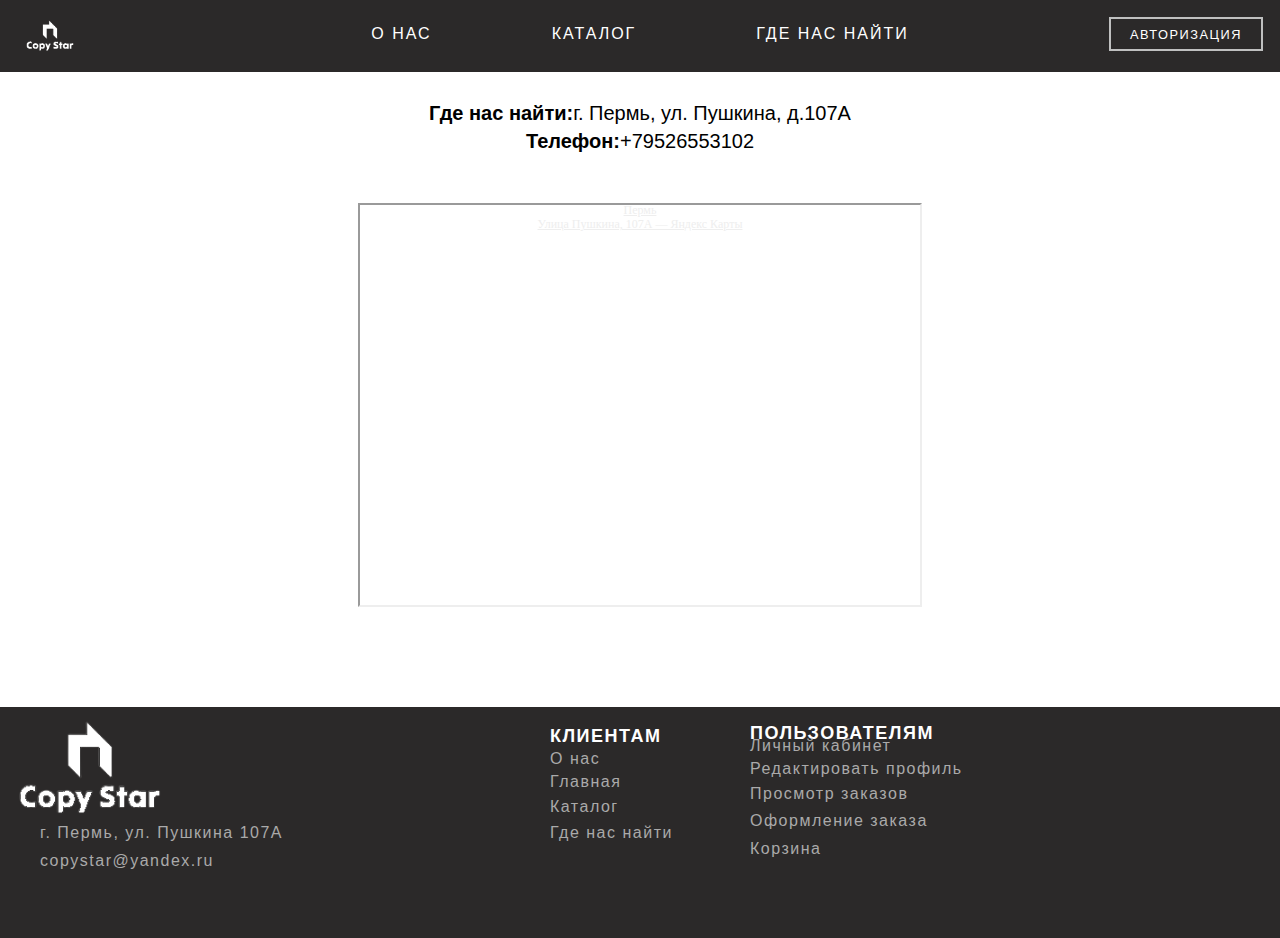
<file: where.html>
<!DOCTYPE html>
<html lang="en">
<head>
    <meta charset="UTF-8">
    <meta name="viewport" content="width=device-width, initial-scale=1.0">
    <title>Где нас найти</title>
    <link rel="stylesheet" href="style3.css">
</head>
<body>
    <div class="fon">
        <a href="index.html"><img src="img/logo-white.png" class="logo" alt="logo"></a>
            <div class="text">
                <a href="about-us.html"><div class="btn-12">О НАС</div></a>
                <a href="catalog.html"><div class="btn-12">КАТАЛОГ</div></a>
                <a href="where.html"><div class="btn-12">ГДЕ НАС НАЙТИ</div></a>
                <a href="autoreg.html"><div class="reg reg-2">Авторизация</div></a>
            </div>
    </div>
    <div class="textplace">
        <div class="text2"><b>Где нас найти:</b>  г. Пермь, ул. Пушкина, д.107А</div>
        <div class="text3"><b>Телефон:</b>+79526553102</div>
    </div>
    <div style="position:relative; overflow:hidden; align-items:center; justify-content: center; display: flex; margin-top: 50px;">
        <a href="https://yandex.ru/maps/50/perm/?utm_medium=mapframe&utm_source=maps" style="color:#eee;font-size:12px;position:absolute;top:0px;">Пермь</a><a href="https://yandex.ru/maps/50/perm/house/ulitsa_pushkina_107a/YU8YdAVhSUwPQFtifXxxc3RqZg==/?azimuth=0.04090615434361709&ll=56.222219%2C58.002880&utm_medium=mapframe&utm_source=maps&z=17.31" style="color:#eee;font-size:12px;position:absolute;top:14px;">Улица Пушкина, 107А — Яндекс Карты</a>
        <iframe src="https://yandex.ru/map-widget/v1/?azimuth=0.04090615434361709&ll=56.222219%2C58.002880&mode=whatshere&whatshere%5Bpoint%5D=56.221003%2C58.003262&whatshere%5Bzoom%5D=17&z=17.31" width="560" height="400" frameborder="1" allowfullscreen="true" style="position:relative;"></iframe>
    </div>
    <div class="podval">
        <img src="img/logo-white.png" class="logopod">
        <a class="textpod client"><b>КЛИЕНТАМ</b></a>
        <a class="textpod user"></aa><b>ПОЛЬЗОВАТЕЛЯМ</b></a>
        <a class="textpod2 adress">г. Пермь, ул. Пушкина 107А</a>
        <a class="textpod2 mail">copystar@yandex.ru</a>
        <a class="textpod2 client1" href="about-us.html">О нас</a>
        <a class="textpod2 client2" href="index.html">Главная</a>
        <a class="textpod2 client3" href="katalog.htmnl">Каталог</a>
        <a class="textpod2 client4" href="where.html">Где нас найти</a>
        <a class="textpod2 user1" href="lk.html">Личный кабинет</a>
        <a class="textpod2 user2" href="">Редактировать профиль</a>
        <a class="textpod2 user3" href="">Просмотр заказов</a>
        <a class="textpod2 user4" href="zakaz.html">Оформление заказа</a>
        <a class="textpod2 user5" href="korzina.html">Корзина</a>
    </div>
</body>
</html>
</file>
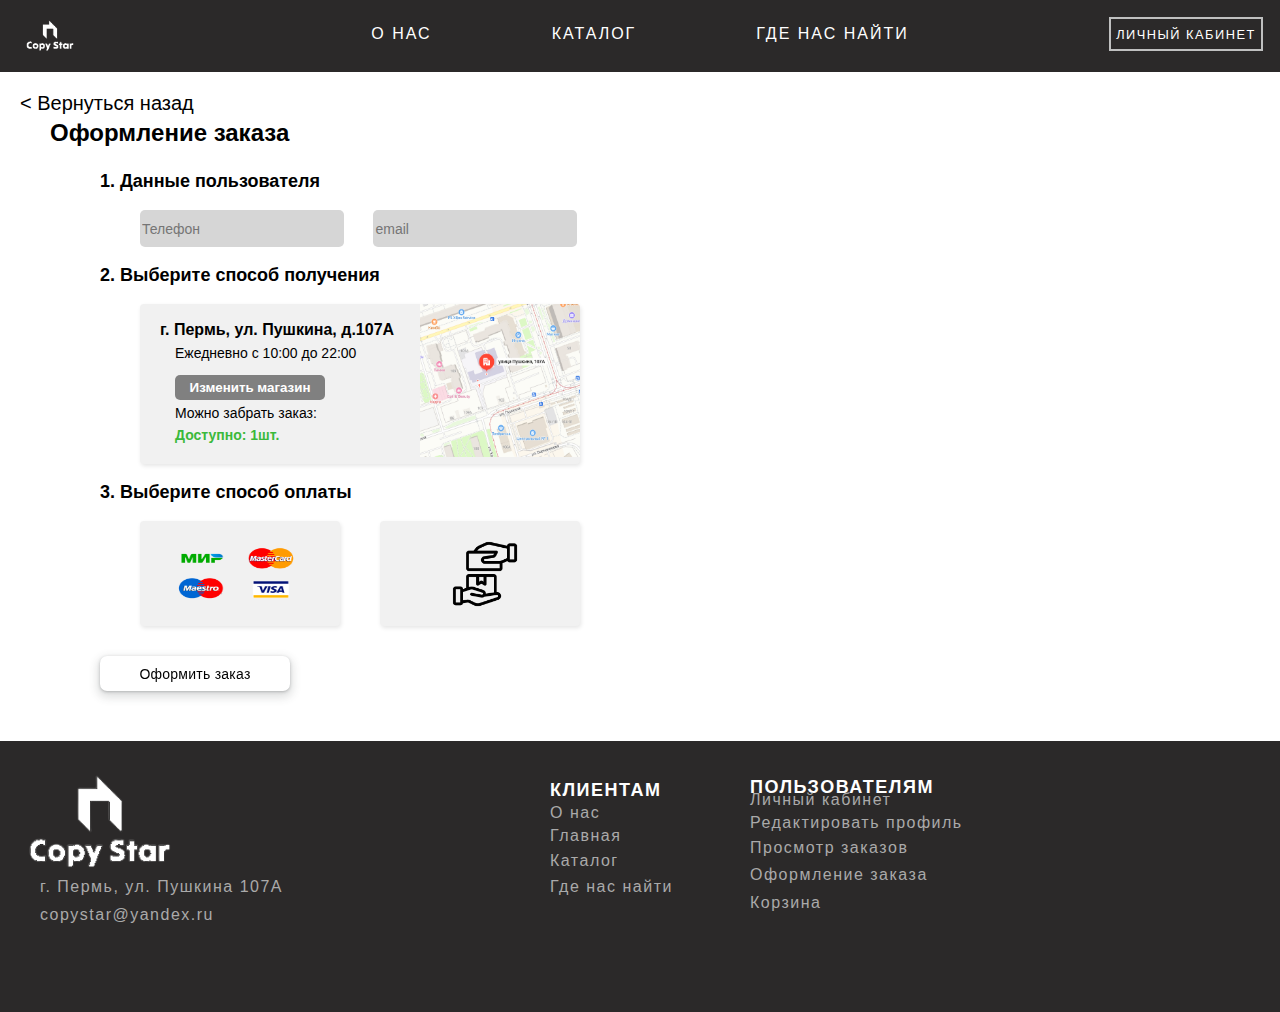
<file: zakaz.html>
<!DOCTYPE html>
<html lang="en">
<head>
    <meta charset="UTF-8">
    <meta name="viewport" content="width=device-width, initial-scale=1.0">
    <title>Оформить заказ</title>
    <link rel="stylesheet" href="style2.css">
    <link rel="stylesheet" href="zakaz.css">
</head>
<body>
    <div class="fon">
        <a href="index.html"><img src="img/logo-white.png" class="logo" alt="logo"></a>
            <div class="text">
                <a href="about-us.html"><div class="btn-12">О НАС</div></a>
                <a href="catalog.html"><div class="btn-12">КАТАЛОГ</div></a>
                <a href="where.html"><div class="btn-12">ГДЕ НАС НАЙТИ</div></a>
                <a href="lk.html"><div class="reg reg-2">Личный кабинет</div></a>
            </div>
    </div>

    <a class ="back" href="catalog.html">< Вернуться назад</a>
    <p style="font-size: 24px; margin-left: 50px; position: relative;"><b>Оформление заказа</b></p>

    <p style="font-size: 18px; margin-left: 100px;"><b>1. Данные пользователя</b></p>

    <form>
        <input style="margin-left: 140px; border: none; border-radius: 5px; width: 200px; height: 35px; background-color: rgb(214, 214, 214); font-size: 14px; color: rgb(0, 0, 0);" type="text" placeholder="Телефон">
        <input style="margin-left: 25px; border: none; border-radius: 5px; width: 200px; height: 35px; background-color: rgb(214, 214, 214); font-size: 14px; color: rgb(0, 0, 0);" type="text" placeholder="email"> 

    </form>

    <p style="font-size: 18px; margin-left: 100px;"><b>2. Выберите способ получения</b></p>

    <div class="take">
        <p style="margin-top: 10px; margin-left: 20px; font-size: 16px; position: relative;"><b>г. Пермь, ул. Пушкина, д.107А</b></p>
        <p style="margin-top: -10px; margin-left: 35px; font-size: 14px; position: relative;">Ежедневно с 10:00 до 22:00</p>
        <button style="border: none; border-radius: 5px; background-color: grey; width: 150px; height: 25px; margin-left: 35px; color: white; position: relative;"><b>Изменить магазин</b></button>
        <p style="margin-top: 5px; margin-left: 35px; font-size: 14px; position: relative;">Можно забрать заказ:</p>
        <p style="margin-top: -8px; margin-left: 35px; font-size: 14px; position: relative; color:rgb(59, 185, 59)"><b>Доступно: 1шт.</b></p>
        <img src="img/map.png" style="width: 160px; height: 160px; margin-left: 280px; margin-top: -160px;">
    </div>

    <p style="font-size: 18px; margin-left: 100px;"><b>3. Выберите способ оплаты</b></p>

    <div style="margin-left: 140px; display: flex; gap: 40px;">
        <div class="box1">
            <img src="img/cards.png" style="height: 100px; width: 150px; margin-top: 5px; margin-left: 30px;">
        </div>
        <div class="box2">
            <img src="img/take.png" style="height: 70px; width: 70px; margin-left: 70px;">
        </div>
    </div>

    <button class="button-17" role="button"><a href="lk.html" style="text-decoration: none; color: black; padding: 10px;">Оформить заказ</button>

    <div class="podval">
        <img src="img/logo-white.png" class="logopod">
        <a class="textpod client"><b>КЛИЕНТАМ</b></a>
        <a class="textpod user"></aa><b>ПОЛЬЗОВАТЕЛЯМ</b></a>
        <a class="textpod2 adress">г. Пермь, ул. Пушкина 107А</a>
        <a class="textpod2 mail">copystar@yandex.ru</a>
        <a class="textpod2 client1" href="about-us.html">О нас</a>
        <a class="textpod2 client2" href="index.html">Главная</a>
        <a class="textpod2 client3" href="katalog.htmnl">Каталог</a>
        <a class="textpod2 client4" href="where.html">Где нас найти</a>
        <a class="textpod2 user1" href="lk.html">Личный кабинет</a>
        <a class="textpod2 user2" href="">Редактировать профиль</a>
        <a class="textpod2 user3" href="">Просмотр заказов</a>
        <a class="textpod2 user4" href="zakaz.html">Оформление заказа</a>
        <a class="textpod2 user5" href="korzina.html">Корзина</a>
    </div>

</body>
</html>
</file>
<file: style.css>
body {
    background-image: url(img/fon.png);
    background-repeat: no-repeat;
    background-position: center center;
    background-attachment: fixed;
    -webkit-background-size: cover;
    -moz-background-size: cover;
    -o-background-size: cover;
    background-size: cover;
    margin: 0;
}

.fon {
    padding: 10px 0;
    background-color: #2B2929;
}

@media screen and (max-width: 720px) {
    .fon {
        padding: 10px 0;
        background-color: #2B2929;
        position: relative;
    }
}

.text {
    display: flex;
    justify-content: center;
    text-align: center;
}

.logo {
    width: 60px;
    height: 60px;
    margin-top: -3px;
    margin-left: 20px;
    position: absolute;
}

@media screen and (max-width: 720px) {
    .logo {
        display: none;
        }
}

.btn-12 {
    display: inline-block;
    padding: 15px 40px;
    cursor: pointer;
    letter-spacing: 2px;
    position:relative;
    overflow:hidden;
    margin: 0 20px;
    color: white;
    font-family: 'Segoe UI', Tahoma, Geneva, Verdana, sans-serif;
}

@media screen and (max-width: 720px) {
    .btn-12 {
        display: inline-block;
        padding: 15px 40px;
        cursor: pointer;
        letter-spacing: 2px;
        position: relative;
        overflow: hidden;
        margin: 0 20px;
        color: white;
        font-family: 'Segoe UI', Tahoma, Geneva, Verdana, sans-serif;
    }
}
  
.btn-12:before {
    content: "";
    position: absolute;
    width: 0;
    background : #fff;
    left: 45%;
    height: 2px;
    bottom: 0;
    transition: all .3s;
    opacity: 0.7;
}

@media screen and (max-width: 720px) {
    .btn-12:before {
        content: "";
        position: absolute;
        width: 0;
        background : #fff;
        left: 45%;
        height: 2px;
        bottom: 0;
        transition: all .3s;
        opacity: 0.7;
    }
}
  
.btn-12:hover:before {
    width: 100%;
    left:0;
}

@media screen and (max-width: 720px) {
    .btn-12:hover:before {
        width: 100%;
        left:0;
    }
}

.reg {
    display:  inline-block;
    height: 30px;
    width: 150px;
    border: 2px solid #BFC0C0;
    margin: 10px 10px 10px 10px;
    color: white;
    text-transform: uppercase;
    text-decoration: none;
    font-size: .8em;
    letter-spacing: 1.5px;
    align-items: center;
    overflow: hidden;
    font-family: 'Segoe UI', Tahoma, Geneva, Verdana, sans-serif;
}

@media screen and (max-width: 720px) {
    .reg {
        display: inline-block;
        height: 30px;
        width: 120px;
        border: 2px solid #BFC0C0;
        margin: 10px 10px 10px 10px;
        color: white;
        text-transform: uppercase;
        text-decoration: none;
        font-size: .6em;
        letter-spacing: 1.5px;       
        overflow: hidden;
        font-family: 'Segoe UI', Tahoma, Geneva, Verdana, sans-serif;
    }
}

.reg-2 {
    top: 7px;
    right: 7px;
    display: grid;
    position: absolute;
    overflow: hidden;
    cursor: pointer;
}

@media screen and (max-width: 720px) {
    .reg-2 {
        top: 7px;
        right: 7px;
        display: grid;
        position: relative;
        overflow: hidden;
        cursor: pointer;
    }
}

.catalog {
    display: flex;
    text-align: center;
    margin-top: 10px;
    margin-left: 30px;
    font-family: 'Segoe UI', Tahoma, Geneva, Verdana, sans-serif;
    font-size: 18px;
    color: rgb(0, 0, 0);
    cursor: pointer;
    text-decoration: none;
    border: 2px solid #BFC0C0;
    padding: 10px;
    overflow: hidden;
    position: absolute;
}


@media screen and (max-width: 720px) {
    .catalog {
        display: flex;
        text-align: center;
        margin-top: -10px;
        margin-left: 30px;
        font-family: 'Segoe UI', Tahoma, Geneva, Verdana, sans-serif;
        font-size: 18px;
        color: rgb(0, 0, 0);
        cursor: pointer;
        text-decoration: none;
        border: 2px solid #BFC0C0;
        padding: 10px;
        overflow: hidden;
        position: absolute;
    }
}

@media screen and (max-width: 720px) {
    .ct {
        margin-bottom: 100px;
        text-decoration: none;
    }
}

.catalog-text {
    font-size: 24pt; 
    font-family: 'Segoe UI', Tahoma, Geneva, Verdana, sans-serif; 
    margin-top: 650px; 
    margin-left: 30px; 
    color:rgb(255, 255, 255);
}

@media screen and (max-width: 720px) {
    .catalog-text {
        font-size: 24pt; 
        font-family: 'Segoe UI', Tahoma, Geneva, Verdana, sans-serif; 
        margin-top: 1100px; 
        margin-left: 30px; 
        color:rgb(255, 255, 255);
    }
}
</file>
<file: style2.css>
body {
    margin: 0;
}

.fon {
    padding: 10px 0;
    background-color: #2B2929;
}

@media screen and (max-width: 720px) {
    .fon {
        padding: 10px 0;
        background-color: #2B2929;
    }
}

.text {
    display: flex;
    justify-content: center;
    text-align: center;
}

.logo {
    width: 60px;
    height: 60px;
    margin-top: -3px;
    margin-left: 20px;
    position: absolute;
}

@media screen and (max-width: 720px) {
    .logo {
        display: none;
        }
}

.btn-12 {
    display: inline-block;
    padding: 15px 40px;
    cursor: pointer;
    letter-spacing: 2px;
    position:relative;
    overflow:hidden;
    margin: 0 20px;
    color: white;
    font-family: 'Segoe UI', Tahoma, Geneva, Verdana, sans-serif;
}

@media screen and (max-width: 720px) {
    .btn-12 {
        display: inline-block;
        padding: 15px 40px;
        cursor: pointer;
        letter-spacing: 2px;
        position:relative;
        overflow:hidden;
        margin: 0 20px;
        color: white;
        font-family: 'Segoe UI', Tahoma, Geneva, Verdana, sans-serif;
    }
}
  
.btn-12:before {
    content: "";
    position: absolute;
    width: 0;
    background : #fff;
    left: 45%;
    height: 2px;
    bottom: 0;
    transition: all .3s;
    opacity: 0.7;
}

@media screen and (max-width: 720px) {
    .btn-12:before {
        content: "";
        position: absolute;
        width: 0;
        background : #fff;
        left: 45%;
        height: 2px;
        bottom: 0;
        transition: all .3s;
        opacity: 0.7;
    }
}
  
.btn-12:hover:before {
    width: 100%;
    left:0;
}

@media screen and (max-width: 720px) {
    .btn-12:hover:before {
        width: 100%;
        left:0;
    }
}

.reg {
    display:  inline-block;
    height: 30px;
    width: 150px;
    border: 2px solid #BFC0C0;
    margin: 10px 10px 10px 10px;
    color: white;
    text-transform: uppercase;
    text-decoration: none;
    font-size: .8em;
    letter-spacing: 1.5px;
    align-items: center;
    justify-content: center;
    overflow: hidden;
    font-family: 'Segoe UI', Tahoma, Geneva, Verdana, sans-serif;
}

@media screen and (max-width: 720px) {
    .reg {
        display:  inline-block;
        height: 30px;
        width: 120px;
        border: 2px solid #BFC0C0;
        margin: 10px 10px 10px 10px;
        color: white;
        text-transform: uppercase;
        text-decoration: none;
        font-size: .6em;
        letter-spacing: 1.5px;
        align-items: center;
        justify-content: center;
        overflow: hidden;
        font-family: 'Segoe UI', Tahoma, Geneva, Verdana, sans-serif;
    }
}

.reg-2 {
    top: 7px;
    right: 7px;
    display: grid;
    position: absolute;
    overflow: hidden;
    cursor: pointer;
}

@media screen and (max-width: 720px) {
    .reg-2 {
        top: 7px;
        right: 7px;
        display: grid;
        position: relative;
        overflow: hidden;
        cursor: pointer;
    }
}

.copy-star {
    display: none;
}

.card1{
    top: 30px;
    width: 500px;
    min-height: 200px;
    box-shadow: 1px 2px 4px rgba(0, 0, 0, 0.1);
    display: flex;
    flex-direction: column; /* Размещаем элементы в колонку */
    border-radius: 4px;
    transition: 0.2s;
    position: relative;
    overflow: hidden;
    cursor: pointer; 
    justify-content: center;
}

@media screen and (max-width: 720px) {
    .card1{
        left: 130px;
        top:  530px;
        width: 500px;
        min-height: 200px;
        box-shadow: 1px 2px 4px rgba(0, 0, 0, 0.1);
        display: flex;
        flex-direction: column; /* Размещаем элементы в колонку */
        border-radius: 4px;
        transition: 0.2s;
        position: absolute;
        overflow: hidden;
        cursor: pointer; 
        justify-content: center;
    }
}

.card2{
    top: 30px;
    width: 500px;
    min-height: 200px;
    box-shadow: 1px 2px 4px rgba(0, 0, 0, 0.1);
    display: flex;
    flex-direction: column; /* Размещаем элементы в колонку */
    border-radius: 4px;
    transition: 0.2s;
    position: relative;
    overflow: hidden;
    cursor: pointer; 
    justify-content: center;
}

@media screen and (max-width: 720px) {
    .card2{
        left: 130px;
        top: 780px;
        width: 500px;
        min-height: 200px;
        box-shadow: 1px 2px 4px rgba(0, 0, 0, 0.1);
        display: flex;
        flex-direction: column; /* Размещаем элементы в колонку */
        border-radius: 4px;
        transition: 0.2s;
        position: absolute;
        overflow: hidden;
        cursor: pointer; 
        justify-content: center;
    }
}

.card3{
    top: 30px;
    width: 500px;
    min-height: 200px;
    box-shadow: 1px 2px 4px rgba(0, 0, 0, 0.1);
    display: flex;
    flex-direction: column; /* Размещаем элементы в колонку */
    border-radius: 4px;
    transition: 0.2s;
    position: relative;
    overflow: hidden;
    cursor: pointer; 
    justify-content: center;
}

@media screen and (max-width: 720px) {
    .card3{
        left: 130px;
        top: 1030px;
        width: 500px;
        min-height: 200px;
        box-shadow: 1px 2px 4px rgba(0, 0, 0, 0.1);
        display: flex;
        flex-direction: column; /* Размещаем элементы в колонку */
        border-radius: 4px;
        transition: 0.2s;
        position: absolute;
        overflow: hidden;
        cursor: pointer; 
        justify-content: center;
    }
}

.card4{
    top: 30px;
    width: 500px;
    min-height: 200px;
    box-shadow: 1px 2px 4px rgba(0, 0, 0, 0.1);
    display: flex;
    flex-direction: column; /* Размещаем элементы в колонку */
    border-radius: 4px;
    transition: 0.2s;
    position: relative;
    overflow: hidden;
    cursor: pointer; 
    justify-content: center;
}

@media screen and (max-width: 720px) {
    .card4{
        left: 130px;
        top: 1280px;
        width: 500px;
        min-height: 200px;
        box-shadow: 1px 2px 4px rgba(0, 0, 0, 0.1);
        display: flex;
        flex-direction: column; /* Размещаем элементы в колонку */
        border-radius: 4px;
        transition: 0.2s;
        position: absolute;
        overflow: hidden;
        cursor: pointer; 
        justify-content: center;
    }
}

.card1:hover {
    box-shadow: 4px 8px 16px rgba(63, 63, 63, 0.2);
}

.card2:hover {
    box-shadow: 4px 8px 16px rgba(63, 63, 63, 0.2);
}

.card3:hover {
    box-shadow: 4px 8px 16px rgba(63, 63, 63, 0.2);
}

.card4:hover {  
    box-shadow: 4px 8px 16px rgba(63, 63, 63, 0.2);
}

.cards {
    display: flex;
    justify-content: center;
    align-items: center;
}

.cards2 {
    display: flex;
    justify-content: center;
    align-items: center;
}

.cards, .cards2, .card1, .card2, .card3, .card4 {
    margin: 20px;
}

.image1 {
    height: 150px;
    width: 150px;
    margin-left: 20px;
    position: absolute;
}

.text-card {
    font-size: 20px;
    font-family: 'Segoe UI', Tahoma, Geneva, Verdana, sans-serif;
    position: absolute;
    display: flex;
    margin-left: 200px;
    margin-top: -100px;
}

.button-17 {
    margin-top: 75px;
    margin-left: 195px;
    align-items: center;
    appearance: none;
    background-color: #fff;
    border-radius: 24px;
    border-style: none;
    box-shadow: rgba(0, 0, 0, .2) 0 3px 5px -1px,rgba(0, 0, 0, .14) 0 6px 10px 0,rgba(0, 0, 0, .12) 0 1px 18px 0;
    box-sizing: border-box;
    color: #3c4043;
    cursor: pointer;
    display: inline-flex;
    fill: currentcolor;
    font-family: "Google Sans",Roboto,Arial,sans-serif;
    font-size: 14px;
    font-weight: 500;
    height: 35px;
    justify-content: center;
    letter-spacing: .25px;
    line-height: normal;
    max-width: 40%;
    overflow: visible;
    padding: 2px 24px;
    position: absolute;
    text-align: center;
    text-transform: none;
    transition: box-shadow 280ms cubic-bezier(.4, 0, .2, 1),opacity 15ms linear 30ms,transform 270ms cubic-bezier(0, 0, .2, 1) 0ms;
    user-select: none;
    -webkit-user-select: none;
    touch-action: manipulation;
    width: auto;
    will-change: transform,opacity;
    z-index: 0;
}

.button-17:hover {
    background: #F6F9FE;
    color: #174ea6;
}

.button-17:active {
    box-shadow: 0 4px 4px 0 rgb(60 64 67 / 30%), 0 8px 12px 6px rgb(60 64 67 / 15%);
    outline: none;
}

.button-17:focus {
    outline: none;
    border: 2px solid #4285f4;
}

.button-17:not(:disabled) {
    box-shadow: rgba(60, 64, 67, .3) 0 1px 3px 0, rgba(60, 64, 67, .15) 0 4px 8px 3px;
}

.button-17:not(:disabled):hover {
    box-shadow: rgba(60, 64, 67, .3) 0 2px 3px 0, rgba(60, 64, 67, .15) 0 6px 10px 4px;
}

.button-17:not(:disabled):focus {
    box-shadow: rgba(60, 64, 67, .3) 0 1px 3px 0, rgba(60, 64, 67, .15) 0 4px 8px 3px;
}

.button-17:not(:disabled):active {
  box-shadow: rgba(60, 64, 67, .3) 0 4px 4px 0, rgba(60, 64, 67, .15) 0 8px 12px 6px;
}

.button-17:disabled {
  box-shadow: rgba(60, 64, 67, .3) 0 1px 3px 0, rgba(60, 64, 67, .15) 0 4px 8px 3px;
}

.podval {
    padding: 100px 0;
    background-color: #2B2929;
    margin-top: 50px;
}

@media screen and (max-width: 720px) {
    .podval {
            padding: 100px 0;
            margin-top: 1000px;
            background-color: #2B2929;
            display: flex; 
            position: relative;
    }
}

.logopod {
    margin-top: -105px;
    height: 5px;
    width: 180px;
    height: 180px;
}

.textpod {
    font-size: 18px;
    font-family: 'Segoe UI', Tahoma, Geneva, Verdana, sans-serif;
    color: white;
    letter-spacing: 1.5px;
    display: flex;
}

@media screen and (max-width: 720px) {
    .textpod {
        font-size: 14px;
        font-family: 'Segoe UI', Tahoma, Geneva, Verdana, sans-serif;
        color: white;
        letter-spacing: 1.5px;
        display: flex;
    }
}

.client {
    margin-top: -140px;
    margin-left: 550px;
}


@media screen and (max-width: 720px) {
    .client {
        margin-top: -60px;
        margin-left: 80px;
    }
}

.user {
    margin-top: -24px;
    margin-left: 750px;
}

@media screen and (max-width: 720px) {
    .user {
        margin-top: -60px;
        margin-left: 50px;
    }
}

.textpod2 {
    font-size: 16px;
    font-family: 'Segoe UI', Tahoma, Geneva, Verdana, sans-serif;
    color: #AAAAAA;
    letter-spacing: 1.5px;
    display: flex;
    text-decoration: none;
}

@media screen and (max-width: 720px) {
    .textpod2 {
        font-size: 12px;
        font-family: 'Segoe UI', Tahoma, Geneva, Verdana, sans-serif;
        color: #AAAAAA;
        letter-spacing: 1.5px;
        display: flex;
        text-decoration: none;
    }
}

.adress {
    margin-top: 80px;
    margin-left: 40px;
}

@media screen and (max-width: 720px) {
    .adress {
        margin-top: 40px;
        margin-left: -520px;
    }
}

.mail {
    margin-top: 10px;
    margin-left: 40px;
}

@media screen and (max-width: 720px) {
    .mail {
        margin-top: 65px;
        margin-left: -190px;
    }
}

.client1 {
    margin-top: -120px;
    margin-left: 550px;
}

@media screen and (max-width: 720px) {
    .client1 {
        margin-top: -30px;
        margin-left: 100px;
    }
}

.client2 {
    margin-top: 5px;
    margin-left: 550px;
} 

@media screen and (max-width: 720px) {
    .client2 {
        margin-top: -10px;
        margin-left: -38px;
    } 
}

.client3 {
    margin-top: 7px;
    margin-left: 550px;
}

@media screen and (max-width: 720px) {
    .client3 {
        margin-top:  10px;
        margin-left: -54px;
    }
}

.client4 {
    margin-top: 8px;
    margin-left: 550px;
}

@media screen and (max-width: 720px) {
    .client4 {
        margin-top: 31px;
        margin-left: -53px;
    }
}

.user1 {
    margin-top: -105px;
    margin-left: 750px;
}

@media screen and (max-width: 720px) {
    .user1 {
        margin-top: -30px;
        margin-left: 47px;

    }
}

.user2 {
    margin-top: 5px;
    margin-left: 750px;
}

@media screen and (max-width: 720px) {
    .user2 {
        margin-top: -10px;
        margin-left: -112px;
    }
}

.user3 {
    margin-top: 7px;
    margin-left: 750px;
}

@media screen and (max-width: 720px) {
    .user3 {
        margin-top: 10px;
        margin-left: -165px;
    }
}

.user4 {
    margin-top: 9px;
    margin-left: 750px;
    
}

@media screen and (max-width: 720px) {
    .user4 {
        margin-top: 30px;
        margin-left: -125px;
    }
}

.user5 {
    margin-top: 10px;
    margin-left: 750px;
}

@media screen and (max-width: 720px) {
    .user5 {
        margin-top: 50px;
        margin-left: -137px;
    }
}
</file>
<file: slyder.css>
i {
    margin-top: 40px;
    position: relative;
    display: block;
    width: 100%;
    height: 482px;
    overflow: hidden;
    border-radius: 5px;
  }
  
  @media screen and (max-width: 720px) {
    /* Дополнительные стили для мобильных устройств */
    i {
    margin-top: 40px;
    position: relative;
    display: block;
    width: 720px;
    height: 600px;
    overflow: hidden;
    border-radius: 5px;
    }
  }
  
  i:before, i:after {
    content: '⥪';
    position: absolute;
    top: 50%;
    left: 1rem;
    z-index: 2;
    width: 2rem;
    height: 2rem;
    background: rgba(30, 143, 255, 0);
    color: white;
    border-radius: 50%;
    display: flex;
    justify-content: center;
    align-items: center;
    pointer-events: none;
  }
  
  i:after {
    content: '⥭';
    left: auto;
    right: 1rem;
  }
  
  input {
    cursor: pointer;
    appearance: none;
    -ms-appearance: none;
    -webkit-appearance: none;
    display: block;
    width: 100%;
    height: 100%;
    position: absolute;
    top: 0;
    left: 0;
    border-radius: 5px;
    background-repeat: no-repeat;
    background-size: cover;
    background-position: center;
    transform: translateX(100%);
    transition: transform ease-in-out 400ms;
    z-index: 1;
  }
  
  input:focus {
    outline: none;
  }
  
  input:not(checked):before {
    content: '';
    position: absolute;
    width: 2rem;
    height: 2rem;
    border-radius: 50%;
    top: 50%;
    left: calc(-100% + 1rem);
  }
  
  input:checked:before {
    display: none;
    left: 1rem;
  }
  
  input:checked {
    transform: translateX(0);
    z-index: 0;
    box-shadow: -5px 10px 20px -15px rgba(0,0,0,1);
  }
  
  input:checked + input:before {
    left: -3rem;
  }
  
  input:checked + input ~ input:before {
    display: none;
  }
</file>
<file: style-reg.css>
html {
    background-image: url(img/fon.png);
    background-repeat: no-repeat;
    background-position: center center;
    background-attachment: fixed;
    -webkit-background-size: cover;
    -moz-background-size: cover;
    -o-background-size: cover;
    background-size: cover;
}

body {
    margin: 0;
    overflow-x: hidden;
    font-family: Arial, sans-serif;
    display: flex;
    justify-content: center;
    align-items: center;
    height: 100vh;
}

.reg-text {
    text-align: center;
    font-size: 20px;
}

.logo {
    height: 15vh;
}

.logot {
    display: flex;
    justify-content: center;
    align-items: center;
}

form {
    max-width: 300px;
    /* Максимальная ширина формы */
    
    /* Центрирование формы */
    background-color: white;
    /* Цвет фона формы */
    padding: 20px;
    /* Отступы внутри формы */
    border-radius: 10px;
    /* Скругление углов формы */
    box-shadow: 0 0 10px rgba(160, 152, 152, 0.473);
    /* Тень формы */
}

input[type="text"] {
    width: 93%;
    /* Ширина поля ввода */
    padding: 10px;
    /* Отступы внутри поля ввода */
    margin-bottom: 5px;
    border: none;
    /* Граница поля ввода */
    border-radius: 5px;
    /* Скругление углов поля ввода */
    background-color: rgba(255, 255, 255, 0.473);
    /* Прозрачный цвет фона поля ввода */
}

input[type="button"] {
    width: 100%;
    /* Ширина кнопки отправки формы */
    padding: 10px;
    /* Отступы внутри кнопки */
    border: none;
    /* Убираем границу у кнопки */
    border-radius: 5px;
    /* Скругление углов кнопки */
    background-color: #2B2929;
    /* Цвет кнопки отправки формы */
    color: #fff;
    /* Цвет текста на кнопке */
    cursor: pointer;
    /* Изменяем курсор при наведении на кнопку */
}
</file>
<file: style3.css>
body {
    margin: 0;
    height: 100%;

}

.fon {
    padding: 10px 0;
    background-color: #2B2929;
}

@media screen and (max-width: 720px) {
    .fon {
        padding: 10px 0;
        background-color: #2B2929;
        position: relative;
    }
}

.text {
    display: flex;
    justify-content: center;
    text-align: center;
}

.logo {
    width: 60px;
    height: 60px;
    margin-top: -3px;
    margin-left: 20px;
    position: absolute;
}

@media screen and (max-width: 720px) {
    .logo {
        display: none;
        }
}

.btn-12 {
    display: inline-block;
    padding: 15px 40px;
    cursor: pointer;
    letter-spacing: 2px;
    position:relative;
    overflow:hidden;
    margin: 0 20px;
    color: white;
    font-family: 'Segoe UI', Tahoma, Geneva, Verdana, sans-serif;
}

@media screen and (max-width: 720px) {
    .btn-12 {
        display: inline-block;
        padding: 15px 40px;
        cursor: pointer;
        letter-spacing: 2px;
        position:relative;
        overflow:hidden;
        margin: 0 20px;
        color: white;
        font-family: 'Segoe UI', Tahoma, Geneva, Verdana, sans-serif;
    }
}
  
.btn-12:before {
    content: "";
    position: absolute;
    width: 0;
    background : #fff;
    left: 45%;
    height: 2px;
    bottom: 0;
    transition: all .3s;
    opacity: 0.7;
}

@media screen and (max-width: 720px) {
    .btn-12:before {
        content: "";
        position: absolute;
        width: 0;
        background : #fff;
        left: 45%;
        height: 2px;
        bottom: 0;
        transition: all .3s;
        opacity: 0.7;
    }
}
  
.btn-12:hover:before {
    width: 100%;
    left:0;
}

@media screen and (max-width: 720px) {
    .btn-12:hover:before {
        width: 100%;
        left:0;
    }
}

.reg {
    display:  inline-block;
    height: 30px;
    width: 150px;
    border: 2px solid #BFC0C0;
    margin: 10px 10px 10px 10px;
    color: white;
    text-transform: uppercase;
    text-decoration: none;
    font-size: .8em;
    letter-spacing: 1.5px;
    align-items: center;
    justify-content: center;
    overflow: hidden;
    font-family: 'Segoe UI', Tahoma, Geneva, Verdana, sans-serif;
}

@media screen and (max-width: 720px) {
    .reg {
        display:  inline-block;
        height: 30px;
        width: 120px;
        border: 2px solid #BFC0C0;
        margin: 10px 10px 10px 10px;
        color: white;
        text-transform: uppercase;
        text-decoration: none;
        font-size: .6em;
        letter-spacing: 1.5px;
        align-items: center;
        justify-content: center;
        overflow: hidden;
        font-family: 'Segoe UI', Tahoma, Geneva, Verdana, sans-serif;
    }
}

.reg-2 {
    top: 7px;
    right: 7px;
    display: grid;
    position: absolute;
    overflow: hidden;
    cursor: pointer;
}

@media screen and (max-width: 720px) {
    .reg-2 {
        top: 7px;
        right: 7px;
        display: grid;
        position: relative;
        overflow: hidden;
        cursor: pointer;
    }
}

.text2 {
    display: flex;
    margin-top: 30px;
    position: relative;
    font-size: 20px;
    font-family: 'Segoe UI', Tahoma, Geneva, Verdana, sans-serif;
    align-items: center;
    justify-content: center;
}

@media screen and (max-width: 720px) {
    .text2 {
        display: flex;
        margin-top: 65px;
        position: relative;
        font-size: 20px;
        font-family: 'Segoe UI', Tahoma, Geneva, Verdana, sans-serif;
        align-items: center;
        justify-content: center;
    }
}

.text3 {
    display: flex;
    margin-top: 5px;
    position: relative;
    font-size: 20px;
    font-family: 'Segoe UI', Tahoma, Geneva, Verdana, sans-serif;
    align-items: center;
    justify-content: center;
}

.podval {
    padding: 80px 0;
    background-color: #2B2929;
    margin-top: 100px;
}

@media screen and (max-width: 720px) {
    .podval {
        padding: 100px 0;
        background-color: #2B2929;
        margin-top: 500px;
        display: flex;
        flex: 0 0 auto;
        position: relative;
    }
}

.logopod {
    margin-top: -105px;
    height: 5px;
    width: 180px;
    height: 180px;
}

.textpod {
    font-size: 18px;
    font-family: 'Segoe UI', Tahoma, Geneva, Verdana, sans-serif;
    color: white;
    letter-spacing: 1.5px;
    display: flex;
}

@media screen and (max-width: 720px) {
    .textpod {
        font-size: 14px;
        font-family: 'Segoe UI', Tahoma, Geneva, Verdana, sans-serif;
        color: white;
        letter-spacing: 1.5px;
        display: flex;
    }
}

.client {
    margin-top: -140px;
    margin-left: 550px;
}


@media screen and (max-width: 720px) {
    .client {
        margin-top: -60px;
        margin-left: 80px;
    }
}

.user {
    margin-top: -24px;
    margin-left: 750px;
}

@media screen and (max-width: 720px) {
    .user {
        margin-top: -60px;
        margin-left: 50px;
    }
}

.textpod2 {
    font-size: 16px;
    font-family: 'Segoe UI', Tahoma, Geneva, Verdana, sans-serif;
    color: #AAAAAA;
    letter-spacing: 1.5px;
    display: flex;
    text-decoration: none;
}

@media screen and (max-width: 720px) {
    .textpod2 {
        font-size: 12px;
        font-family: 'Segoe UI', Tahoma, Geneva, Verdana, sans-serif;
        color: #AAAAAA;
        letter-spacing: 1.5px;
        display: flex;
        text-decoration: none;
    }
}

.adress {
    margin-top: 80px;
    margin-left: 40px;
}

@media screen and (max-width: 720px) {
    .adress {
        margin-top: 40px;
        margin-left: -520px;
    }
}

.mail {
    margin-top: 10px;
    margin-left: 40px;
}

@media screen and (max-width: 720px) {
    .mail {
        margin-top: 65px;
        margin-left: -190px;
    }
}

.client1 {
    margin-top: -120px;
    margin-left: 550px;
}

@media screen and (max-width: 720px) {
    .client1 {
        margin-top: -30px;
        margin-left: 100px;
    }
}

.client2 {
    margin-top: 5px;
    margin-left: 550px;
} 

@media screen and (max-width: 720px) {
    .client2 {
        margin-top: -10px;
        margin-left: -38px;
    } 
}

.client3 {
    margin-top: 7px;
    margin-left: 550px;
}

@media screen and (max-width: 720px) {
    .client3 {
        margin-top:  10px;
        margin-left: -54px;
    }
}

.client4 {
    margin-top: 8px;
    margin-left: 550px;
}

@media screen and (max-width: 720px) {
    .client4 {
        margin-top: 31px;
        margin-left: -53px;
    }
}

.user1 {
    margin-top: -105px;
    margin-left: 750px;
}

@media screen and (max-width: 720px) {
    .user1 {
        margin-top: -30px;
        margin-left: 47px;

    }
}

.user2 {
    margin-top: 5px;
    margin-left: 750px;
}

@media screen and (max-width: 720px) {
    .user2 {
        margin-top: -10px;
        margin-left: -112px;
    }
}

.user3 {
    margin-top: 7px;
    margin-left: 750px;
}

@media screen and (max-width: 720px) {
    .user3 {
        margin-top: 10px;
        margin-left: -165px;
    }
}

.user4 {
    margin-top: 9px;
    margin-left: 750px;
    
}

@media screen and (max-width: 720px) {
    .user4 {
        margin-top: 30px;
        margin-left: -125px;
    }
}

.user5 {
    margin-top: 10px;
    margin-left: 750px;
}

@media screen and (max-width: 720px) {
    .user5 {
        margin-top: 50px;
        margin-left: -137px;
    }
}
</file>
<file: catalog.css>
.body {
    margin: 0;
}

.card1{
    top: 30px;
    width: 900px;
    min-height: 160px;
    box-shadow: 1px 2px 4px rgba(0, 0, 0, 0.1);
    display: flex;
    flex-direction: column; /* Размещаем элементы в колонку */
    border-radius: 4px;
    transition: 0.2s;
    position: relative;
    overflow: hidden;
    cursor: pointer; 
    justify-content: center;
}

@media screen and (max-width: 720px) {
    .card1{
        top: 30px;
        width: 700px;
        min-height: 160px;
        box-shadow: 1px 2px 4px rgba(0, 0, 0, 0.1);
        display: flex;
        flex-direction: column; /* Размещаем элементы в колонку */
        border-radius: 4px;
        transition: 0.2s;
        position: relative;
        overflow: hidden;
        cursor: pointer; 
        justify-content: center;
    }
}

.card2{
    top: 30px;
    width: 900px;
    min-height: 160px;
    box-shadow: 1px 2px 4px rgba(0, 0, 0, 0.1);
    display: flex;
    flex-direction: column; /* Размещаем элементы в колонку */
    border-radius: 4px;
    transition: 0.2s;
    position: relative;
    overflow: hidden;
    cursor: pointer; 
    justify-content: center;
}

@media screen and (max-width: 720px) {
    .card2{
        top: 30px;
        width: 700px;
        min-height: 160px;
        box-shadow: 1px 2px 4px rgba(0, 0, 0, 0.1);
        display: flex;
        flex-direction: column; /* Размещаем элементы в колонку */
        border-radius: 4px;
        transition: 0.2s;
        position: relative;
        overflow: hidden;
        cursor: pointer; 
        justify-content: center;
    }
}

.card3{
    top: 30px;
    width: 900px;
    min-height: 160px;
    box-shadow: 1px 2px 4px rgba(0, 0, 0, 0.1);
    display: flex;
    flex-direction: column; /* Размещаем элементы в колонку */
    border-radius: 4px;
    transition: 0.2s;
    position: relative;
    overflow: hidden;
    cursor: pointer; 
    justify-content: center;
}

@media screen and (max-width: 720px) {
    .card3{
        top: 30px;
        width: 700px;
        min-height: 160px;
        box-shadow: 1px 2px 4px rgba(0, 0, 0, 0.1);
        display: flex;
        flex-direction: column; /* Размещаем элементы в колонку */
        border-radius: 4px;
        transition: 0.2s;
        position: relative;
        overflow: hidden;
        cursor: pointer; 
        justify-content: center;
    }
}

.card4{
    top: 30px;
    width: 900px;
    min-height: 160px;
    box-shadow: 1px 2px 4px rgba(0, 0, 0, 0.1);
    display: flex;
    flex-direction: column; /* Размещаем элементы в колонку */
    border-radius: 4px;
    transition: 0.2s;
    position: relative;
    overflow: hidden;
    cursor: pointer; 
    justify-content: center;
}

@media screen and (max-width: 720px) {
    .card4{
        top: 30px;
        width: 700px;
        min-height: 160px;
        box-shadow: 1px 2px 4px rgba(0, 0, 0, 0.1);
        display: flex;
        flex-direction: column; /* Размещаем элементы в колонку */
        border-radius: 4px;
        transition: 0.2s;
        position: relative;
        overflow: hidden;
        cursor: pointer; 
        justify-content: center;
    }
}

.card5{
    top: 30px;
    width: 900px;
    min-height: 160px;
    box-shadow: 1px 2px 4px rgba(0, 0, 0, 0.1);
    display: flex;
    flex-direction: column; /* Размещаем элементы в колонку */
    border-radius: 4px;
    transition: 0.2s;
    position: relative;
    overflow: hidden;
    cursor: pointer; 
    justify-content: center;
}

@media screen and (max-width: 720px) {
    .card5{
        top: 30px;
        width: 700px;
        min-height: 160px;
        box-shadow: 1px 2px 4px rgba(0, 0, 0, 0.1);
        display: flex;
        flex-direction: column; /* Размещаем элементы в колонку */
        border-radius: 4px;
        transition: 0.2s;
        position: relative;
        overflow: hidden;
        cursor: pointer; 
        justify-content: center;
    }
    
}

.card6{
    top: 30px;
    width: 900px;
    min-height: 160px;
    box-shadow: 1px 2px 4px rgba(0, 0, 0, 0.1);
    display: flex;
    flex-direction: column; /* Размещаем элементы в колонку */
    border-radius: 4px;
    transition: 0.2s;
    position: relative;
    overflow: hidden;
    cursor: pointer; 
    justify-content: center;
}

@media screen and (max-width: 720px) {
    .card6{
        top: 30px;
        width: 700px;
        min-height: 160px;
        box-shadow: 1px 2px 4px rgba(0, 0, 0, 0.1);
        display: flex;
        flex-direction: column; /* Размещаем элементы в колонку */
        border-radius: 4px;
        transition: 0.2s;
        position: relative;
        overflow: hidden;
        cursor: pointer; 
        justify-content: center;
    }
}    

.card1:hover {
    box-shadow: 4px 8px 16px rgba(63, 63, 63, 0.2);
}

.card2:hover {
    box-shadow: 4px 8px 16px rgba(63, 63, 63, 0.2);
}

.card3:hover {
    box-shadow: 4px 8px 16px rgba(63, 63, 63, 0.2);
}

.card4:hover {  
    box-shadow: 4px 8px 16px rgba(63, 63, 63, 0.2);
}

.card5:hover {  
    box-shadow: 4px 8px 16px rgba(63, 63, 63, 0.2);
}

.card6:hover {  
    box-shadow: 4px 8px 16px rgba(63, 63, 63, 0.2);
}

.cards {
    display: flex;
    flex-direction: column;
    padding-top: 20px;
    align-items: center;
    justify-content: center;
}

.cards, .cards2, .card1, .card2, .card3, .card4, .card5, .card6 {
    margin: 10px;
}

.korzina {
    margin-top: -170px;
    width: 50px; 
    position: relative; 
    margin-left: 90%;
}

.ktg {
    font-size: 20pt;
    font-family: 'Segoe UI', Tahoma, Geneva, Verdana, sans-serif;
    position: relative;
    margin-left: 80px;
}

.txt {
    font-size: 10pt;
    font-family: 'Segoe UI', Tahoma, Geneva, Verdana, sans-serif;
    margin-left: 200px;
    position: relative;
    margin-top: 5px;
}

.price {
    font-size: 20px;
    font-family: 'Segoe UI', Tahoma, Geneva, Verdana, sans-serif;
    position: relative;
    margin-left: 400px;
    margin-top: 10px;
}

.sort {
    font-size: 14pt;
    font-family: 'Segoe UI', Tahoma, Geneva, Verdana, sans-serif;
    margin-top: 10px;
    margin-left: 90px;

}

.where {
    font-size: 10pt;
    font-family:'Segoe UI', Tahoma, Geneva, Verdana, sans-serif;
    position: relative;
    margin-left: 200px;
    margin-top: -40px;
}

.zvezd {
    height: 50px;
    width: 100px;
    margin-top: -10px;
    margin-left: 200px;
    position: relative;
}

.image1 {
    height: 150px;
    width: 150px;
    margin-left: 20px;
    margin-top: -100px;
    position: relative;
}

.text-card {
    font-size: 20px;
    font-family: 'Segoe UI', Tahoma, Geneva, Verdana, sans-serif;
    position: relative;
    display: flex;
    margin-left: 200px;
    margin-top: -20px;
}

.button-17 {
    margin-top: -60px;
    margin-left: 660px;
    align-items: center;
    appearance: none;
    background-color: #fff;
    border-radius: 24px;
    border-style: none;
    box-shadow: rgba(0, 0, 0, .2) 0 3px 5px -1px,rgba(0, 0, 0, .14) 0 6px 10px 0,rgba(0, 0, 0, .12) 0 1px 18px 0;
    box-sizing: border-box;
    color: #3c4043;
    cursor: pointer;
    display: inline-flex;
    fill: currentcolor;
    font-family: "Google Sans",Roboto,Arial,sans-serif;
    font-size: 14px;
    font-weight: 500;
    height: 35px;
    justify-content: center;
    letter-spacing: .25px;
    line-height: normal;
    max-width: 40%;
    overflow: visible;
    padding: 2px 24px;
    position: relative;
    text-align: center;
    text-transform: none;
    transition: box-shadow 280ms cubic-bezier(.4, 0, .2, 1),opacity 15ms linear 30ms,transform 270ms cubic-bezier(0, 0, .2, 1) 0ms;
    user-select: none;
    -webkit-user-select: none;
    touch-action: manipulation;
    width: 190px;
    will-change: transform,opacity;
    z-index: 0;
}

@media screen and (max-width: 720px) {
    .button-17 {
        margin-top: -60px;
        margin-left: 490px;
        align-items: center;
        appearance: none;
        background-color: #fff;
        border-radius: 24px;
        border-style: none;
        box-shadow: rgba(0, 0, 0, .2) 0 3px 5px -1px,rgba(0, 0, 0, .14) 0 6px 10px 0,rgba(0, 0, 0, .12) 0 1px 18px 0;
        box-sizing: border-box;
        color: #3c4043;
        cursor: pointer;
        display: inline-flex;
        fill: currentcolor;
        font-family: "Google Sans",Roboto,Arial,sans-serif;
        font-size: 14px;
        font-weight: 500;
        height: 35px;
        justify-content: center;
        letter-spacing: .25px;
        line-height: normal;
        max-width: 40%;
        overflow: visible;
        padding: 2px 24px;
        position: relative;
        text-align: center;
        text-transform: none;
        transition: box-shadow 280ms cubic-bezier(.4, 0, .2, 1),opacity 15ms linear 30ms,transform 270ms cubic-bezier(0, 0, .2, 1) 0ms;
        user-select: none;
        -webkit-user-select: none;
        touch-action: manipulation;
        width: 190px;
        will-change: transform,opacity;
        z-index: 0;
    }
}

.button-17:hover {
    background: #F6F9FE;
    color: #174ea6;
}

.button-17:active {
    box-shadow: 0 4px 4px 0 rgb(60 64 67 / 30%), 0 8px 12px 6px rgb(60 64 67 / 15%);
    outline: none;
}

.button-17:focus {
    outline: none;
    border: 2px solid #4285f4;
}

.button-17:not(:disabled) {
    box-shadow: rgba(60, 64, 67, .3) 0 1px 3px 0, rgba(60, 64, 67, .15) 0 4px 8px 3px;
}

.button-17:not(:disabled):hover {
    box-shadow: rgba(60, 64, 67, .3) 0 2px 3px 0, rgba(60, 64, 67, .15) 0 6px 10px 4px;
}

.button-17:not(:disabled):focus {
    box-shadow: rgba(60, 64, 67, .3) 0 1px 3px 0, rgba(60, 64, 67, .15) 0 4px 8px 3px;
}

.button-17:not(:disabled):active {
  box-shadow: rgba(60, 64, 67, .3) 0 4px 4px 0, rgba(60, 64, 67, .15) 0 8px 12px 6px;
}

.button-17:disabled {
  box-shadow: rgba(60, 64, 67, .3) 0 1px 3px 0, rgba(60, 64, 67, .15) 0 4px 8px 3px;
}



* {
	border: 0;
	box-sizing: border-box;
	margin: 0;
	padding: 0;
}

button, input {
	font: 1em Hind, sans-serif;
	line-height: 1.5em;
}
input {
	color: #000000;
}
.search-bar {
	display: flex;
}

.search-bar input, .search-btn, .search-btn:before, .search-btn:after {
	transition: all 0.25s ease-out;
}
.search-bar input, .search-btn {
	width: 3em;
	height: 3em;
}
.search-bar input:invalid:not(:focus), .search-btn {
	cursor: pointer;
}
.search-bar, .search-bar input:focus, .search-bar input:valid  {
	width: 100%;
}
.search-bar input:focus, .search-bar input:not(:focus), .search-btn:focus {
	outline: transparent;
}
.search-bar {
	margin: auto;
	padding: 1.5em;
	justify-content: center;
	max-width: 30em;
}
.search-bar input {
	background: transparent;
	border-radius: 1.5em;
	box-shadow: 0 0 0 0.4em #171717 inset;
	padding: 0.75em;
	transform: translate(0.5em,0.5em) scale(0.5);
	transform-origin: 100% 0;
	-webkit-appearance: none;
	-moz-appearance: none;
	appearance: none;
}
.search-bar input::-webkit-search-decoration {
	-webkit-appearance: none;
}
.search-bar input:focus, .search-bar input:valid {
	background: #fff;
	border-radius: 0.375em 0 0 0.375em;
	box-shadow: 0 0 0 0.1em #000000 inset;
	transform: scale(1);
}
.search-btn {
	background: #000000;
	border-radius: 0 0.75em 0.75em 0 / 0 1.5em 1.5em 0;
	padding: 0.75em;
	position: relative;
	transform: translate(0.25em,0.25em) rotate(45deg) scale(0.25,0.125);
	transform-origin: 0 50%;
}
.search-btn:before, .search-btn:after {
	content: "";
	display: block;
	opacity: 0;
	position: absolute;
}
.search-btn:before {
	border-radius: 50%;
	box-shadow: 0 0 0 0.2em #000000 inset;
	top: 0.75em;
	left: 0.75em;
	width: 1.2em;
	height: 1.2em;
}
.search-btn:after {
	background: #000000;
	border-radius: 0 0.25em 0.25em 0;
	top: 51%;
	left: 51%;
	width: 0.75em;
	height: 0.25em;
	transform: translate(0.2em,0) rotate(45deg);
	transform-origin: 0 50%;
}
.search-btn span {
	display: inline-block;
	overflow: hidden;
	width: 1px;
	height: 1px;
}

/* Active state */
.search-bar input:focus + .search-btn,
.search-bar input:valid + .search-btn {
	background: #e2e2e2;
	border-radius: 0 0.375em 0.375em 0;
	transform: scale(1);
}
.search-bar input:focus + .search-btn:before, .search-bar input:focus + .search-btn:after,.search-bar input:valid + .search-btn:before, .search-bar input:valid + .search-btn:after {
	opacity: 1;
}
.search-bar input:focus + .search-btn:hover, .search-bar input:valid + .search-btn:hover, .search-bar input:valid:not(:focus) + .search-btn:focus {
	background: #e2e2e2;
}
.search-bar input:focus + .search-btn:active, .search-bar input:valid + .search-btn:active {
	transform: translateY(1px);
}

@media screen and (prefers-color-scheme: dark) {
	input {
		color: #000000;
	}

	.search-bar input {
		box-shadow: 0 0 0 0.4em #000000 inset;
	}
	.search-bar input:focus, .search-bar input:valid {
		background: #e2e2e2;
		box-shadow: 0 0 0 0.1em #e2e2e2 inset;
	}
	.search-btn {
		background: #000000;
	}
}


.selectdiv {
    position: relative;
    
    float: left;
    min-width: 150px;
    margin-top: -30px;
    margin-left: 245px;
  }
  
  select::-ms-expand {
  display: none;
  }
  
  .selectdiv:after {
    content: '<>';
    font: 12px "Consolas", monospace;
    color: #333;
    -webkit-transform: rotate(90deg);
    -moz-transform: rotate(90deg);
    -ms-transform: rotate(90deg);
    transform: rotate(90deg);
    right: 11px;  
    top: 10px;
    padding: 0 0 4px;
    border-bottom: 1px solid #999;
    /*left line */
    
    position: absolute;
    pointer-events: none;
  }
  
  .selectdiv select {
    -webkit-appearance: none;
    -moz-appearance: none;
    appearance: none;
    /* Add some styling */
    
    display: block;
    width: 100%;
    max-width: 320px;
    height: 30px;
    float: right;
    margin: 5px 0px;
    padding: 0px 24px;
    font-size: 16px;
    line-height: 1.75;
    color: #333;
    background-color: #ffffff;
    background-image: none;
    border: 1px solid #cccccc;
    -ms-word-break: normal;
    word-break: normal;
  }
</file>
<file: korzina.css>
body {
    font-family: 'Segoe UI', Tahoma, Geneva, Verdana, sans-serif;
    margin: 0;
}

.back {
    font-size: 20px;
    font-family: 'Segoe UI', Tahoma, Geneva, Verdana, sans-serif;
    text-decoration: none;
    color: black;
    position: relative;
    top: 20px;
    margin-left: 20px;
}

.box{
    top: 30px;
    width: 700px;
    min-height: 160px;
    box-shadow: 1px 2px 4px rgba(0, 0, 0, 0.1);
    display: flex;
    flex-direction: column; /* Размещаем элементы в колонку */
    border-radius: 4px;
    transition: 0.2s;
    position: relative;
    overflow: hidden;
    cursor: pointer; 
    justify-content: center;
    background-color: rgb(245, 245, 245);
}

.box:hover {
    box-shadow: 4px 8px 16px rgba(63, 63, 63, 0.2);
}

.box2{
    top: 30px;
    width: 700px;
    min-height: 160px;
    box-shadow: 1px 2px 4px rgba(0, 0, 0, 0.1);
    display: flex;
    flex-direction: column; /* Размещаем элементы в колонку */
    border-radius: 4px;
    transition: 0.2s;
    position: relative;
    overflow: hidden;
    cursor: pointer; 
    justify-content: center;
    background-color: rgb(245, 245, 245);
}

.button-17 {
    margin-top: 80px;
    margin-left: 42%;
    appearance: none;
    background-color: #fff;
    border-radius: 15px;
    border-style: none;
    box-shadow: rgba(0, 0, 0, .2) 0 3px 5px -1px,rgba(0, 0, 0, .14) 0 6px 10px 0,rgba(0, 0, 0, .12) 0 1px 18px 0;
    box-sizing: border-box;
    color: #3c4043;
    cursor: pointer;
    display: flex;
    font-family: "Google Sans",Roboto,Arial,sans-serif;
    font-size: 14px;
    height: 50px;
    width: 300px;
    letter-spacing: .25px;
    overflow: visible;
    position: relative;
    text-align: center;
    text-transform: none;
    transition: box-shadow 280ms cubic-bezier(.4, 0, .2, 1),opacity 15ms linear 30ms,transform 270ms cubic-bezier(0, 0, .2, 1) 0ms;
    user-select: none;
    -webkit-user-select: none;
    touch-action: manipulation;
    will-change: transform,opacity;
}

@media screen and (max-width: 720px) {
    .button-17 {
        margin-top: 80px;
        margin-left: 30%;
        appearance: none;
        background-color: #fff;
        border-radius: 15px;
        border-style: none;
        box-shadow: rgba(0, 0, 0, .2) 0 3px 5px -1px,rgba(0, 0, 0, .14) 0 6px 10px 0,rgba(0, 0, 0, .12) 0 1px 18px 0;
        box-sizing: border-box;
        color: #3c4043;
        cursor: pointer;
        display: flex;
        font-family: "Google Sans",Roboto,Arial,sans-serif;
        font-size: 14px;
        height: 50px;
        width: 300px;
        letter-spacing: .25px;
        overflow: visible;
        position: relative;
        text-align: center;
        text-transform: none;
        transition: box-shadow 280ms cubic-bezier(.4, 0, .2, 1),opacity 15ms linear 30ms,transform 270ms cubic-bezier(0, 0, .2, 1) 0ms;
        user-select: none;
        -webkit-user-select: none;
        touch-action: manipulation;
        will-change: transform,opacity;
    }
}

.box2:hover {
    box-shadow: 4px 8px 16px rgba(63, 63, 63, 0.2);
}

.button-17:hover {
    background: #F6F9FE;
    color: #174ea6;
}

.button-17:active {
    box-shadow: 0 4px 4px 0 rgb(60 64 67 / 30%), 0 8px 12px 6px rgb(60 64 67 / 15%);
    outline: none;
}

.button-17:focus {
    outline: none;
    border: 2px solid #4285f4;
}

.button-17:not(:disabled) {
    box-shadow: rgba(60, 64, 67, .3) 0 1px 3px 0, rgba(60, 64, 67, .15) 0 4px 8px 3px;
}

.button-17:not(:disabled):hover {
    box-shadow: rgba(60, 64, 67, .3) 0 2px 3px 0, rgba(60, 64, 67, .15) 0 6px 10px 4px;
}

.button-17:not(:disabled):focus {
    box-shadow: rgba(60, 64, 67, .3) 0 1px 3px 0, rgba(60, 64, 67, .15) 0 4px 8px 3px;
}

.button-17:not(:disabled):active {
  box-shadow: rgba(60, 64, 67, .3) 0 4px 4px 0, rgba(60, 64, 67, .15) 0 8px 12px 6px;
}

.button-17:disabled {
  box-shadow: rgba(60, 64, 67, .3) 0 1px 3px 0, rgba(60, 64, 67, .15) 0 4px 8px 3px;
}
</file>
<file: lk.css>
.zagolovok {
    font-size: 24px;
    font-family: 'Segoe UI', Tahoma, Geneva, Verdana, sans-serif;
    position: relative;
    color: black;
    text-align: center;
    justify-content: center;
    display: flex;
}

.textname {
    font-size: 18px;
    font-family: 'Segoe UI', Tahoma, Geneva, Verdana, sans-serif;
    position: relative;
    color: black;
}

.zakaz{
    width: 500px;
    min-height: 180px;
    box-shadow: 1px 2px 4px rgba(0, 0, 0, 0.1);
    display: flex;
    flex-direction: column;
    border-radius: 4px;
    transition: 0.2s;
    position: relative;
    overflow: hidden;
    cursor: pointer; 
    background-color: #e6e6e6;
}

.zakaz:hover {
    box-shadow: 4px 8px 16px rgba(63, 63, 63, 0.2);
}

.img {
    height: 100px;
    width: 100px;
    margin-left: 370px;
    margin-top: -150px;
    position: relative;
}

a.green{
    margin-left: 20%;
    position: relative;
    border-radius: 4px;
    -webkit-box-shadow: inset 0 1px 0 rgba(255, 255, 255, 0.2), 0 1px 2px rgba(0, 0, 0, 0.08);
    -moz-box-shadow: inset 0 1px 0 rgba(255, 255, 255, 0.2), 0 1px 2px rgba(0, 0, 0, 0.08);
    box-shadow: inset 0 1px 0 rgba(255, 255, 255, 0.2), 0 1px 2px rgba(0, 0, 0, 0.08);
    color: #fff;
    display: block;
    width:300px;
    text-align: center;
    font-family: Arial, Helvetica, sans-serif;
    font-size: 14px;
    padding: 8px 16px;
    margin: 20px auto;
    text-decoration: none;
    text-shadow: 0 1px 1px rgba(0, 0, 0, 0.075);
    -webkit-transition: background-color 0.1s linear;
    -moz-transition: background-color 0.1s linear;
    -o-transition: background-color 0.1s linear;
    transition: background-color 0.1s linear;        
    }
    a.green {
    background-color: rgb(163, 163, 163);
    border: 1px solid rgb(145, 172, 157);
    }
            
    a.green:hover {
    background-color: rgb(145, 172, 157);
    }

.position {
    margin-left: 600px;
}

@media screen and (max-width: 720px) {
    .position {
        margin-top: 100px; 
        margin-left: 40%;
    }
}
</file>
<file: tovar.css>
.body {
    margin: 0;
}

.back {
    font-size: 20px;
    font-family: 'Segoe UI', Tahoma, Geneva, Verdana, sans-serif;
    text-decoration: none;
    color: black;
    position: relative;
    top: 20px;
    margin-left: 20px;
}

.namet {
    font-size: 24px;
    font-family: 'Segoe UI', Tahoma, Geneva, Verdana, sans-serif;
    color: black;
    position: relative;
}

.opis1 {
    font-size: 16px;
    font-family: 'Segoe UI', Tahoma, Geneva, Verdana, sans-serif;
    color: black;
    position: relative;
    display: flex;
}

.harakter {
    font-size: 18px;
    font-family: 'Segoe UI', Tahoma, Geneva, Verdana, sans-serif;
    text-decoration: none;
    color: black;
    position: relative;
    display: flex;
}

.zvezd {
    height: 50px;
    width: 100px;
    margin-top: -15px;
    margin-left: 650px;
    position: relative;
}

.typc {
    display: flex;
}

@media screen and (max-width: 720px) {
  .typc {
    display: flex;
    flex-direction: column;
  }
}

.position1 {
  margin-top: -75px; margin-left: 900px;
}

@media screen and (max-width: 720px) {
    .position1 {
        margin-top: -75px; margin-left: 500px;
    }
}

.position2 {
    margin-left: 900px;
}

@media screen and (max-width: 720px) {
  .position2 {
      margin-left: 500px;
  }
}

.position3 {
    margin-top: 60px;
    margin-left: 50px;
    overflow: hidden;
    padding-right: 30px;
  }

@media screen and (max-width: 720px) {
  .position3 {
      margin-left: 70px;
      overflow: hidden;
      padding-right: 40px;
  }
}

@media screen and (max-width: 720px) {
  .position4 {
      margin-left: 70px;
  }
}

.position5 {
  margin-left: 50px;
}

@media screen and (max-width: 720px) {
  .position5 {
      margin-left: 70px;
  }
}

@media screen and (max-width: 720px) {
  .position6 {
      margin-left: 70px;
  }
}

.position7 {
    margin-left: 55px; 
    margin-top: 13px; 
    font-size: 20px; 
    font-family: 'Segoe UI', Tahoma, Geneva, Verdana, sans-serif; 
    position: relative;
}

@media screen and (max-width: 720px) {
  .position7 {
      margin-left: 70px; 
      font-size: 20px; 
      font-family: 'Segoe UI', Tahoma, Geneva, Verdana, sans-serif; 
      position: relative;
  }
}

.position8 {
    margin-left: 70px;
    position: relative;
}

@media screen and (max-width: 720px) {
  .position8 {
      margin-top: 10px; 
      margin-left: 100px;
  }
}
  .c {
    min-width: 500px;
    width: 500px;
    height: 400px;
    border-radius: 12px;
    padding: 20px;
    padding-bottom: 40px;
    box-shadow: 0 8px 48px 2px hsla(10 6% 15% / .4);
    margin-left: 150px;
    margin-top: 70px;
  
    display: flex;
    align-items: flex-end;
    justify-content: center;
  
    position: relative;
    overflow: hidden;
    background: hsl(0 0% 90%);
  
    box-sizing: border-box;
  }

  @media screen and (max-width: 720px) {
    .c {
      min-width: 500px;
      width: 500px;
      height: 400px;
      border-radius: 12px;
      padding: 20px;
      padding-bottom: 40px;
      box-shadow: 0 8px 48px 2px hsla(10 6% 15% / .4);
      margin-left: 65px;
      margin-top: 70px;
    
      display: flex;
      align-items: flex-end;
      justify-content: center;
    
      position: relative;
      overflow: hidden;
      background: hsl(0 0% 90%);
    
      box-sizing: border-box;
    }
  }
  
  .ci {
    position: absolute;
    top: 0;
    left: 0;
  
    width: inherit;
    height: inherit;
    transform-origin: left 50%;
  
    background: inherit;
  
    z-index: var(--z);
    transition: .3s ease-out;
  }
  
  .ci img {
    -moz-user-select: none;
    user-select: none;
  }
  
  .ch {
    position: absolute;
    top: 70%;
    left: 4%;
    transform: translateY(-50%);
  
    font-size: 2rem;
    color: hsla(var(--h) var(--s) var(--l) / .8);
    text-shadow: 0 2px 10px hsla(var(--h) var(--s) 10% / .3);
  }
  
  input {
    position: absolute;
    left: 0;
    top: 0;
    opacity: 0;
    z-index: -10;
  }
  
  label {
    width: 10%;
    height: 10px;
    margin-right: 4px;
    border-radius: 20px;
  
    background: hsla(0 0% 90% / .3);
    cursor: pointer;
  
    position: relative;
    z-index: 10;
  }
  
  label:last-child {
    margin-right: 0;
  }
  
  input:checked+label {
    background: linear-gradient(to right,
      hsla(var(--hue) 80% 70% / .7),
      hsla(calc(var(--hue) + 30) 80% 50% / .7));
  }
  
  input:not(:checked)+label+.ci {
    transform: translateX(-100%);
    opacity: 0;
  }
  
  input:checked+label+.ci~.ci {
    transform: translateX(100%);
  }
  
  input:not(:checked)+label+.ci {
    transition: 0;
  }

  .button-17 {
    margin-top: 10px;
    margin-left: 30px;
    align-items: center;
    appearance: none;
    background-color: #fff;
    border-radius: 24px;
    border-style: none;
    box-shadow: rgba(0, 0, 0, .2) 0 3px 5px -1px,rgba(0, 0, 0, .14) 0 6px 10px 0,rgba(0, 0, 0, .12) 0 1px 18px 0;
    box-sizing: border-box;
    color: #3c4043;
    cursor: pointer;
    display: inline-flex;
    fill: currentcolor;
    font-family: "Google Sans",Roboto,Arial,sans-serif;
    font-size: 14px;
    font-weight: 500;
    height: 35px;
    justify-content: center;
    letter-spacing: .25px;
    line-height: normal;
    max-width: 40%;
    overflow: visible;
    padding: 2px 24px;
    position: relative;
    text-align: center;
    text-transform: none;
    transition: box-shadow 280ms cubic-bezier(.4, 0, .2, 1),opacity 15ms linear 30ms,transform 270ms cubic-bezier(0, 0, .2, 1) 0ms;
    user-select: none;
    -webkit-user-select: none;
    touch-action: manipulation;
    width: 190px;
    will-change: transform,opacity;
    z-index: 0;
}

.button-17:hover {
    background: #F6F9FE;
    color: #174ea6;
}

.button-17:active {
    box-shadow: 0 4px 4px 0 rgb(60 64 67 / 30%), 0 8px 12px 6px rgb(60 64 67 / 15%);
    outline: none;
}

.button-17:focus {
    outline: none;
    border: 2px solid #4285f4;
}

.button-17:not(:disabled) {
    box-shadow: rgba(60, 64, 67, .3) 0 1px 3px 0, rgba(60, 64, 67, .15) 0 4px 8px 3px;
}

.button-17:not(:disabled):hover {
    box-shadow: rgba(60, 64, 67, .3) 0 2px 3px 0, rgba(60, 64, 67, .15) 0 6px 10px 4px;
}

.button-17:not(:disabled):focus {
    box-shadow: rgba(60, 64, 67, .3) 0 1px 3px 0, rgba(60, 64, 67, .15) 0 4px 8px 3px;
}

.button-17:not(:disabled):active {
  box-shadow: rgba(60, 64, 67, .3) 0 4px 4px 0, rgba(60, 64, 67, .15) 0 8px 12px 6px;
}

.button-17:disabled {
  box-shadow: rgba(60, 64, 67, .3) 0 1px 3px 0, rgba(60, 64, 67, .15) 0 4px 8px 3px;
}
</file>
<file: zakaz.css>
body {
    margin: 0;
    font-family: 'Segoe UI', Tahoma, Geneva, Verdana, sans-serif;
}

.back {
    font-size: 20px;
    font-family: 'Segoe UI', Tahoma, Geneva, Verdana, sans-serif;
    text-decoration: none;
    color: black;
    position: relative;
    top: 20px;
    margin-left: 20px;
}

.take{
    margin-left: 140px;
    width: 440px;
    min-height: 160px;
    box-shadow: 1px 2px 4px rgba(0, 0, 0, 0.1);
    display: flex;
    flex-direction: column; /* Размещаем элементы в колонку */
    border-radius: 4px;
    transition: 0.2s;
    position: relative;
    overflow: hidden;
    cursor: pointer; 
    justify-content: center;
    background-color: rgb(241, 241, 241);
}

.take:hover {
    box-shadow: 4px 8px 16px rgba(63, 63, 63, 0.2);
}

.box1 {
    width: 200px;
    min-height: 100px;
    box-shadow: 1px 2px 4px rgba(0, 0, 0, 0.1);
    display: flex;
    flex-direction: column; /* Размещаем элементы в колонку */
    border-radius: 4px;
    transition: 0.2s;
    position: relative;
    overflow: hidden;
    cursor: pointer; 
    justify-content: center;
    background-color: rgb(241, 241, 241);
}

.box1:hover {
    box-shadow: 4px 8px 16px rgba(63, 63, 63, 0.2);
}

.box2 {
    width: 200px;
    min-height: 100px;
    box-shadow: 1px 2px 4px rgba(0, 0, 0, 0.1);
    display: flex;
    flex-direction: column; /* Размещаем элементы в колонку */
    border-radius: 4px;
    transition: 0.2s;
    position: relative;
    overflow: hidden;
    cursor: pointer; 
    justify-content: center;
    background-color: rgb(241, 241, 241);
}

.box2:hover {
    box-shadow: 4px 8px 16px rgba(63, 63, 63, 0.2);
}

.button-17 {
    margin-top: 30px;
    margin-left: 100px;
    align-items: center;
    appearance: none;
    background-color: #fff;
    border-radius: 7px;
    border-style: none;
    box-shadow: rgba(0, 0, 0, .2) 0 3px 5px -1px,rgba(0, 0, 0, .14) 0 6px 10px 0,rgba(0, 0, 0, .12) 0 1px 18px 0;
    box-sizing: border-box;
    color: #3c4043;
    cursor: pointer;
    display: inline-flex;
    fill: currentcolor;
    font-family: "Google Sans",Roboto,Arial,sans-serif;
    font-size: 14px;
    font-weight: 500;
    height: 35px;
    justify-content: center;
    letter-spacing: .25px;
    line-height: normal;
    max-width: 40%;
    overflow: visible;
    padding: 2px 24px;
    position: relative;
    text-align: center;
    text-transform: none;
    transition: box-shadow 280ms cubic-bezier(.4, 0, .2, 1),opacity 15ms linear 30ms,transform 270ms cubic-bezier(0, 0, .2, 1) 0ms;
    user-select: none;
    -webkit-user-select: none;
    touch-action: manipulation;
    width: 190px;
    will-change: transform,opacity;
    z-index: 0;
}

.button-17:hover {
    background: #F6F9FE;
    color: #174ea6;
}

.button-17:active {
    box-shadow: 0 4px 4px 0 rgb(60 64 67 / 30%), 0 8px 12px 6px rgb(60 64 67 / 15%);
    outline: none;
}

.button-17:focus {
    outline: none;
    border: 2px solid #4285f4;
}

.button-17:not(:disabled) {
    box-shadow: rgba(60, 64, 67, .3) 0 1px 3px 0, rgba(60, 64, 67, .15) 0 4px 8px 3px;
}

.button-17:not(:disabled):hover {
    box-shadow: rgba(60, 64, 67, .3) 0 2px 3px 0, rgba(60, 64, 67, .15) 0 6px 10px 4px;
}

.button-17:not(:disabled):focus {
    box-shadow: rgba(60, 64, 67, .3) 0 1px 3px 0, rgba(60, 64, 67, .15) 0 4px 8px 3px;
}

.button-17:not(:disabled):active {
  box-shadow: rgba(60, 64, 67, .3) 0 4px 4px 0, rgba(60, 64, 67, .15) 0 8px 12px 6px;
}

.button-17:disabled {
  box-shadow: rgba(60, 64, 67, .3) 0 1px 3px 0, rgba(60, 64, 67, .15) 0 4px 8px 3px;
}
</file>
